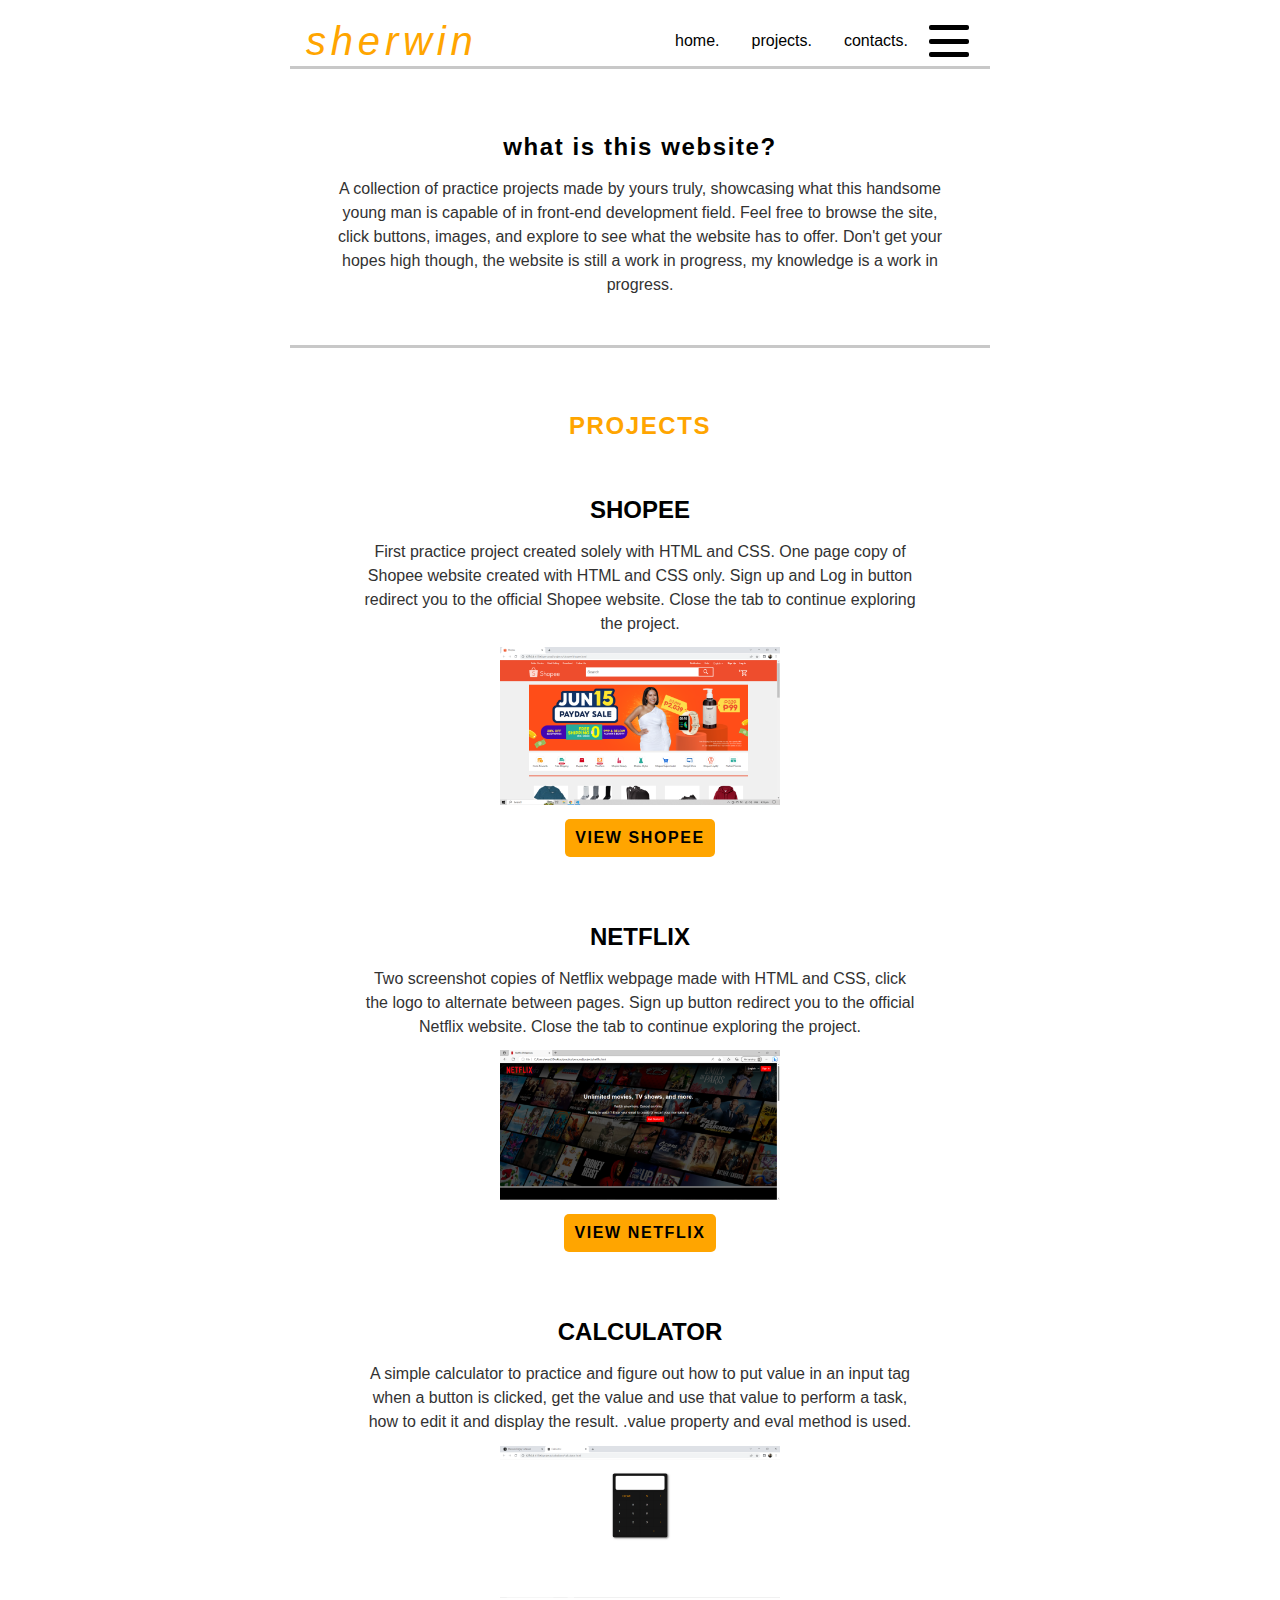
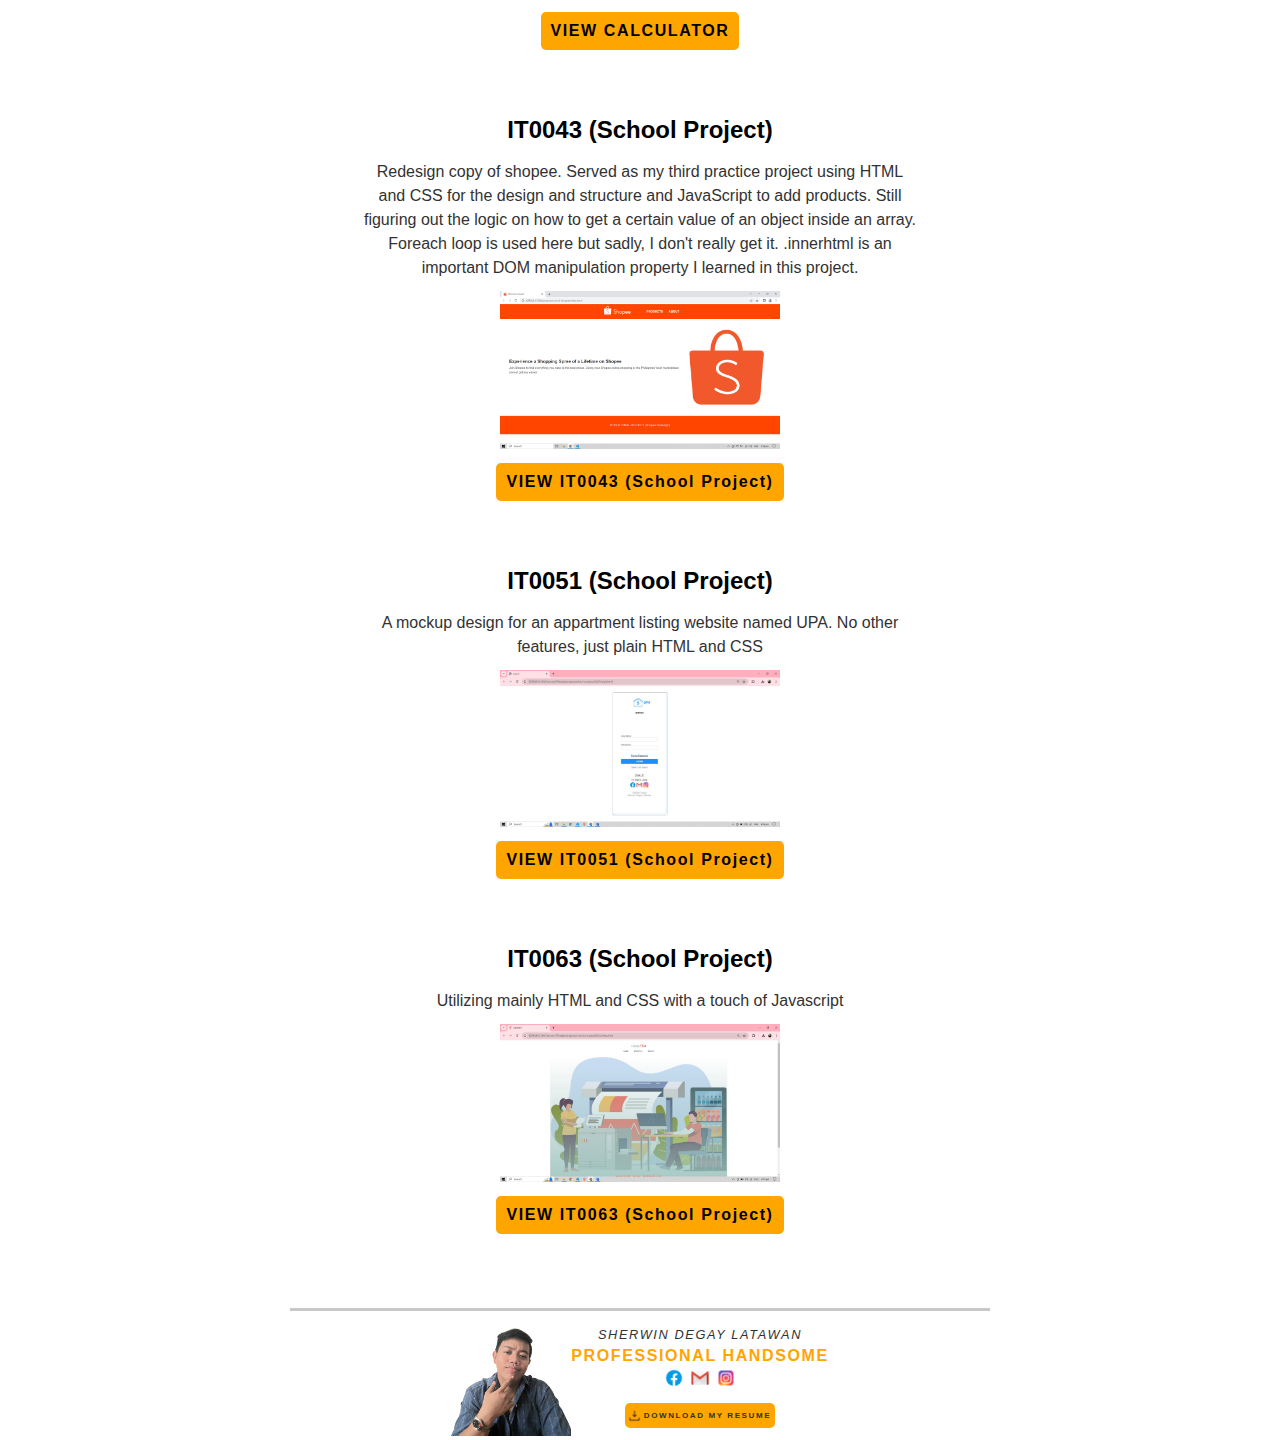
<file: index.html>
<!DOCTYPE html>
<html lang="en">
<head>
    <meta charset="UTF-8">
    <meta name="viewport" content="width=device-width, initial-scale=1.0">
    <title>Sherwin Degay Latawan</title>
    <link rel="stylesheet" href="index.css">
    <link rel="icon" href="icons/sherwin-icon.png">
</head>
<body>
    <header>
        <div class="logo-container">
            <a href="#"><h1>sherwin</h1></a>
        </div>
        <nav>
            <ul>
                <li><a href="#">home.</a></li>
                <li><a href="#projects">projects.</a></li>
                <li><a href="#footer">contacts.</a></li>
            </ul>
            <div class="nav-mobile">
                <div class="line1"></div>
                <div class="line2"></div>
                <div class="line3"></div>
            </div>
            <ul class="nav-droplist">
                <li><a href="#">home.</a></li>
                <li><a href="#projects">projects.</a></li>
                <li><a href="#footer">contacts.</a></li>
            </ul>
        </nav>
    </header>
    <main>
        <section class="display" id="home">
            <h2>what is this website?</h2>
            <p>A collection of practice projects made by yours truly, showcasing what this handsome young man is capable of in front-end development field. Feel free to browse the site, click buttons, images, and explore to see what the website has to offer. Don't get your hopes high though, the website is still a work in progress, my knowledge is a work in progress.</p>
        </section>

        <section class="display" id="projects">
            <h3>PROJECTS</h3> 
            <section class="js-projects">
                
            </section>
        </section>
    </main>
    <footer id="footer">
        <div class="profile">
            <img src="images/profile.png">
        </div>
        <div class="profile-details">
            <h1>SHERWIN DEGAY LATAWAN</h1>
            <h2>PROFESSIONAL HANDSOME</h2>
            <div class="contacts">
                <ul>
                    <li><a href="https://www.facebook.com/sdlatawan/" target="_blank">
                        <img src="icons/fb.png" alt="">
                    </a></li>
                    <li>
                        <a href="#">
                            <img src="icons/gmail.png" alt="">
                        </a>
                    </li>
                    <li>
                        <a href="https://www.instagram.com/userweyn/" target="_blank">
                            <img src="icons/ig.png" alt="">
                        </a>
                    </li>
                </ul>
            </div>
            <div class="download">
                
                <button>
                    <img class="download-icon" src="icons/download.png">
                    <p>DOWNLOAD MY RESUME</p>
                </button>
            </div>
        </div>
    </footer>

    <script src="projects.js"></script>
    <script src="index.js"></script>
</body>
</html>
</file>
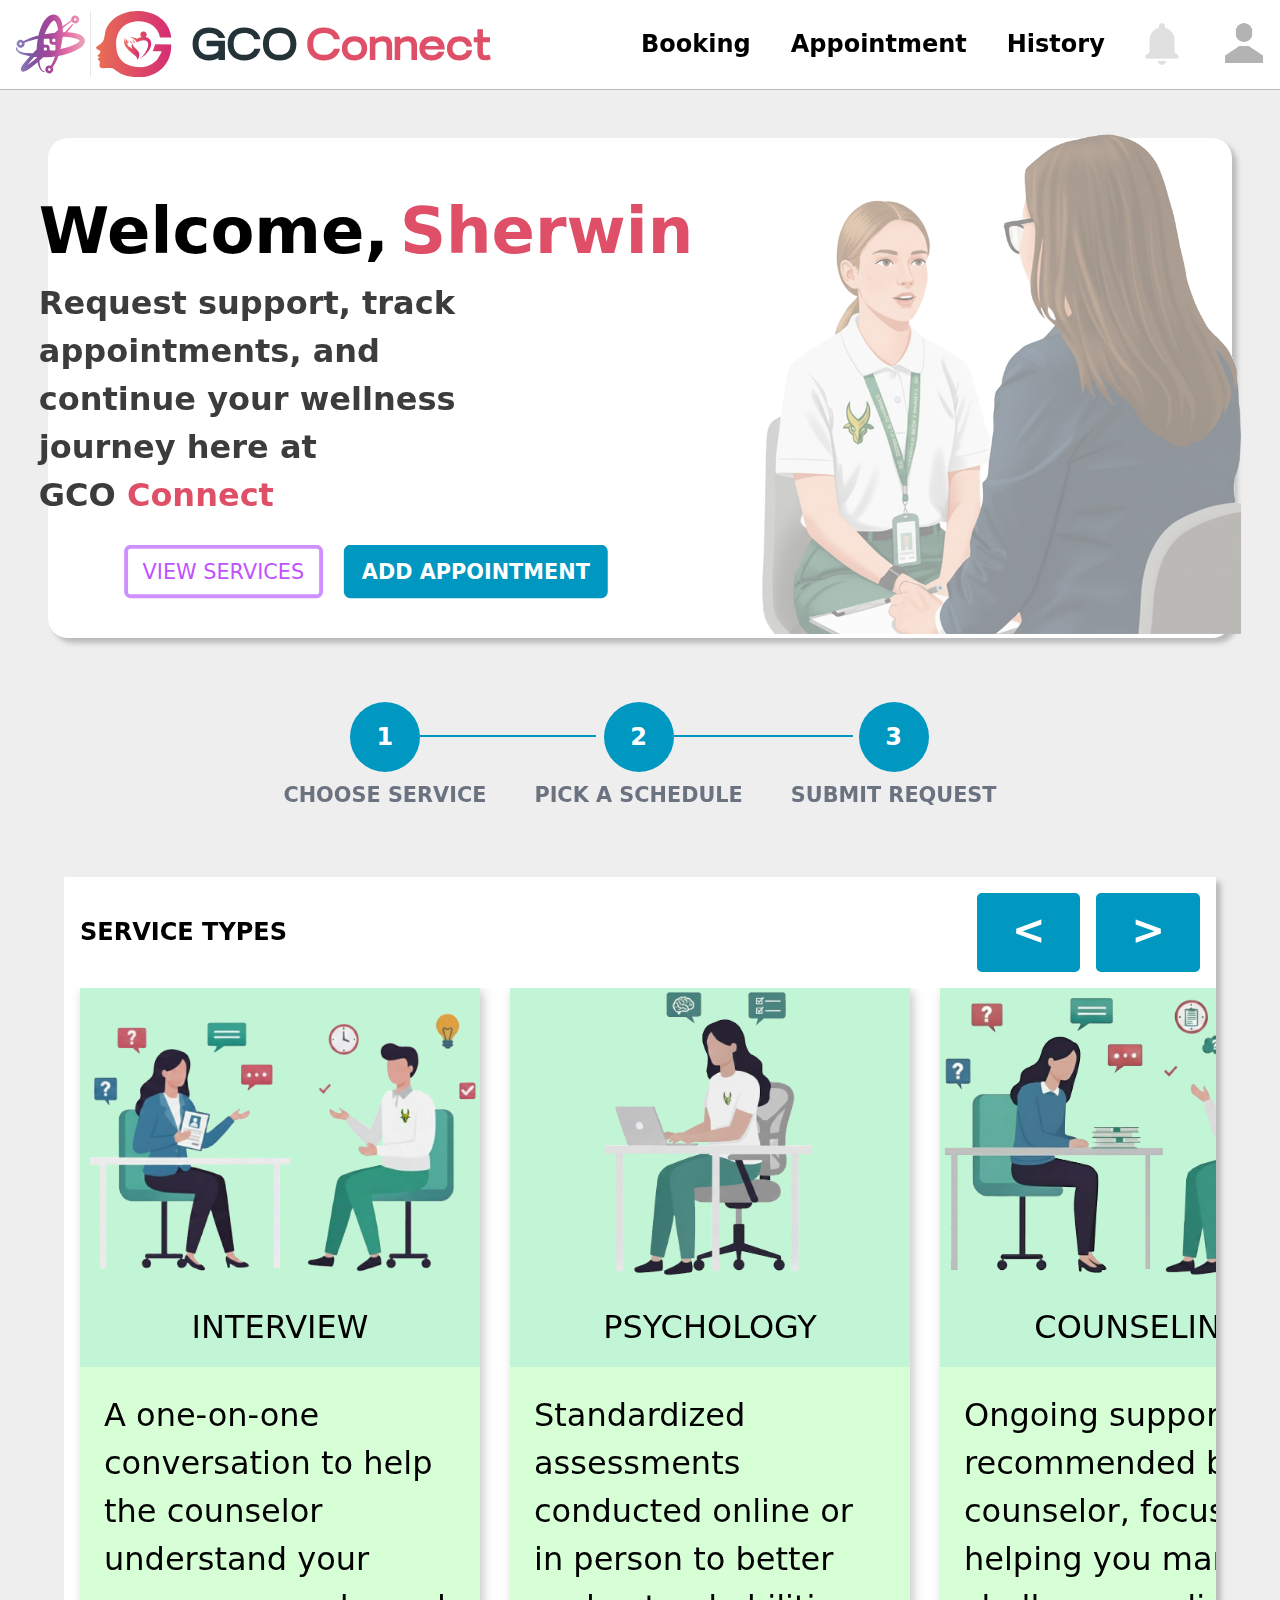
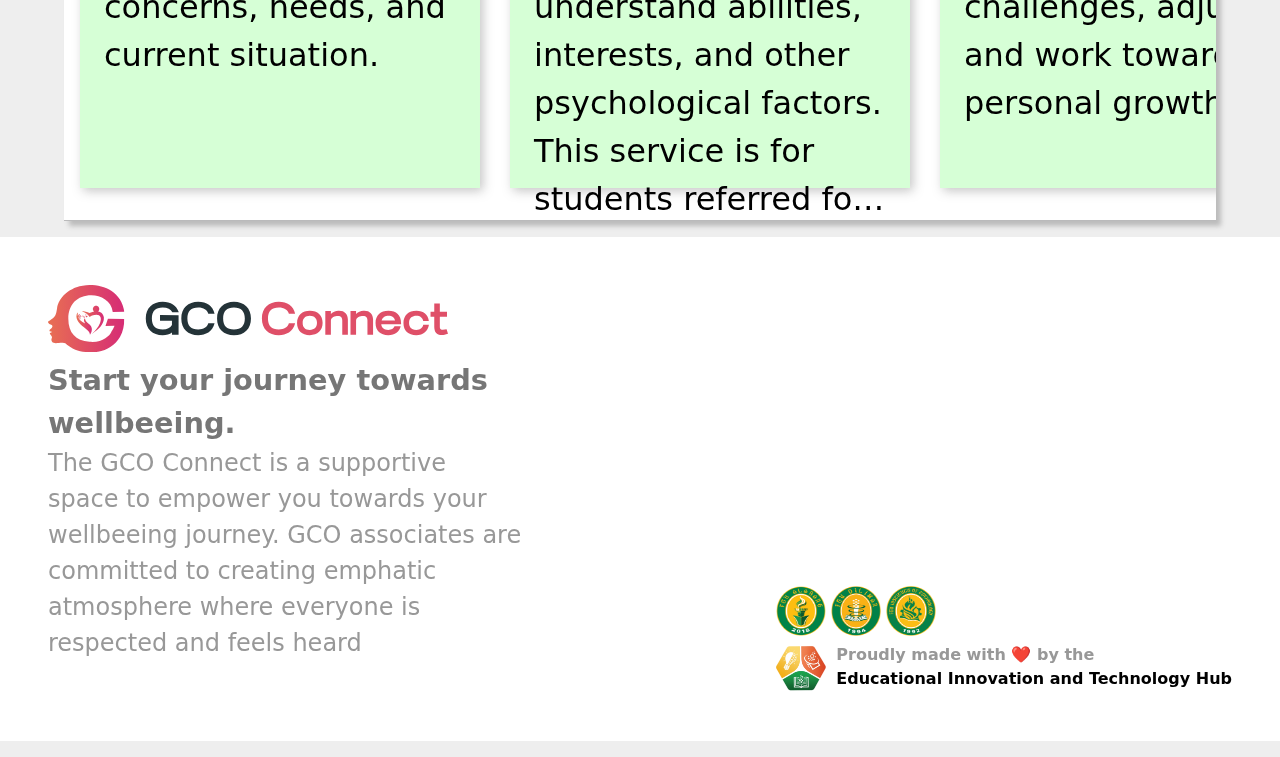
<file: projects/GCO Output/index.html>
<!DOCTYPE html>
<html lang="en">
<head>
    <meta charset="UTF-8">
    <meta name="viewport" content="width=device-width, initial-scale=1.0">
    <title>Paraverse - GCO Connect</title>
    <link rel="stylesheet" href="styles.css">
    <link rel="icon" href="img/logos/icon-paraverse.svg">
</head>
<body>
    <header>
        <div class="logo">
            <img src="img/logos/icon-paraverse.svg" alt="icon-paraverse" class="paraverse">
            <img src="img/logos/logo-gco-connect.svg" alt="logo-gco-connect" class="gco-connect">
        </div>
        <div id="hamburger">
            <div class="line"></div>
            <div class="line"></div>
            <div class="line"></div>
        </div>
        <nav id="mobile-menu">
            <ul>
                <div class="menu-profile">
                    <p>Sherwin Latawan</p>
                    <img src="img/logos/icon-user-profile.png" alt="icon-user-profile">
                </div>
                <li><a href="#">Booking</a></li>
                <li><a href="#">Appointment</a></li>
                <li><a href="#">History</a></li>
            </ul>

            
        </nav>

        <nav class="desktop-menu">
            <ul>
                <li><a href="#">Booking</a></li>
                <li><a href="#">Appointment</a></li>
                <li><a href="#">History</a></li>
            </ul>
            <div>
                <img src="img/logos/icon-notification.png" alt="icon-notification">
                <img src="img/logos/icon-user-profile.png" alt="icon-user-profile">
            </div>
        </nav>
    </header>
    <main>
        <div class="hero-container">
            <div class="hero">
                <div class="greet">
                    <h2>Welcome,</h2>
                    <h1>Sherwin</h1>
                </div>
                <div class="text">
                    <p>Request support, track appointments, and continue your wellness journey here at </p>
                    <p>GCO <span>Connect</span></p>
                </div>
                
                <div class="hero-btn">
                    <button class="view-services">VIEW SERVICES</button>
                    <button class="add-appointment">ADD APPOINTMENT</button>
                </div>
            </div>
            <div class="illustration">
                <img src="img/illustrations/hero2.png" alt="image">
            </div>
            
        </div>
        <div class="steps-container">
            <div class="step">
                <div class="circle">1</div>
                <p>CHOOSE SERVICE</p>
            </div>
            <div class="step">
                <div class="circle">2</div>
                <p>PICK A SCHEDULE</p>
            </div>
            <div class="step">
                <div class="circle">3</div>
                <p>SUBMIT REQUEST</p>
            </div>
        </div>

        <div class="card">
            <div class="section-header">
                <div>
                    <p>SERVICE TYPES</p>
                </div>
                <div class="btn-slider">
                    <button>&lt;</button>
                    <button>&gt;</button>
                </div>
            </div>
            <div class="section-card">
                <div class="card-container">
                    <div class="card-hero">
                        <img src="img/illustrations/interview.png">
                        <p>INTERVIEW</p>
                    </div>
                    <div class="card-desc">
                        <p>A one-on-one conversation to help the counselor understand your concerns, needs, and current situation.</p>
                    </div>
                </div>
                <div class="card-container">
                    <div class="card-hero">
                        <img src="img/illustrations/psychology.png">
                        <p>PSYCHOLOGY</p>
                    </div>
                    <div class="card-desc">
                        <p>Standardized assessments conducted online or in person to better understand abilities, interests, and other psychological factors. This service is for students referred for testing.</p>
                    </div>
                </div>
                <div class="card-container">
                    <div class="card-hero">
                        <img src="img/illustrations/counceling.png">
                        <p>COUNSELING</p>
                    </div>
                    <div class="card-desc">
                        <p>Ongoing support recommended by a counselor, focused on helping you manage challenges, adjust, and work toward personal growth.</p>
                    </div>
                </div>
                <div class="card-container">
                    <div class="card-hero">
                        <img src="img/illustrations/consultation.png">
                        <p>CONSULTATION</p>
                    </div>
                    <div class="card-desc">
                        <p>For general concerns, questions, or follow-ups. Counselors provide guidance, practical advice, and helpful resources to support your situation.</p>
                    </div>
                </div>
            </div>
        </div>
        
        
    </main>
    <footer>
        <div class="gco">
            <img src="img/logos/logo-gco-connect.svg">
            <h2>Start your journey towards wellbeeing.</h2>
            <p>The GCO Connect is a supportive space to empower you towards your wellbeeing journey. GCO associates are committed to creating emphatic atmosphere where everyone is respected and feels heard</p>
        </div>
        <div class="feu">
            <div>
                <img src="img/logos/FEU_Alabang_logo.png">
                <img src="img/logos/Feufernlogo.png">
                <img src="img/logos/FEU_Tech_official_seal.png">
            </div>
            <div class="edith">
                <img src="img/logos/edith-logo.png">
                <div>
                    <p>Proudly made with ❤️ by the</p>
                    <p class="edith">Educational Innovation and Technology Hub</p>
                </div>
            </div>
        </div>
    </footer>
    <script>
        const hamburger = document.getElementById('hamburger');
        const nav = document.getElementById('mobile-menu');

        hamburger.addEventListener('click', () => {
            nav.classList.toggle('active');
        });
    </script>

</body>
</html>
</file>
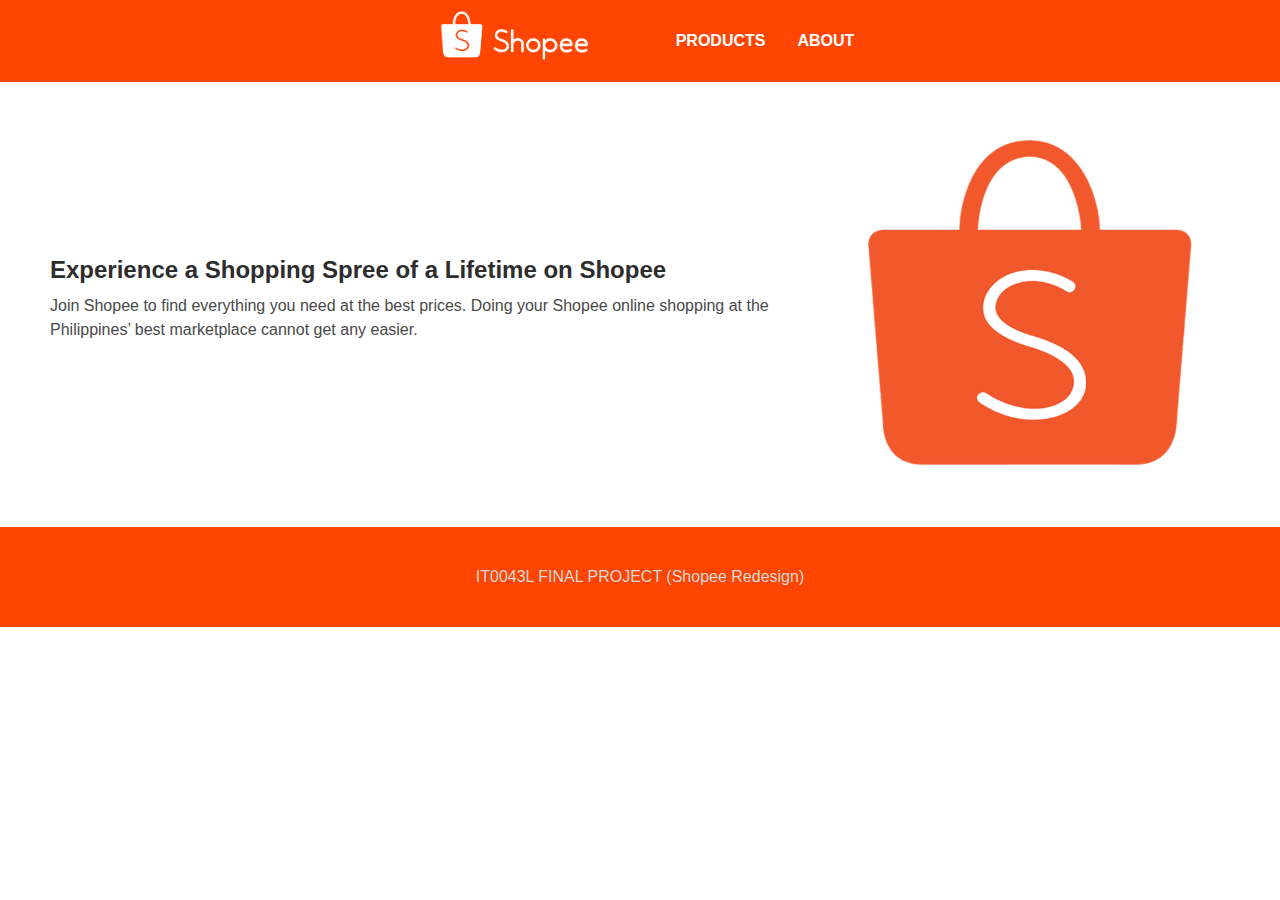
<file: projects/school-project/it0043/index.html>
<!DOCTYPE html>
<html lang="en">
<head>
    <meta charset="UTF-8">
    <meta name="viewport" content="width=device-width, initial-scale=1.0">
    <title>Sherwin Latawan</title>
    <link rel="stylesheet" href="general.css">
    <link rel="stylesheet" href="index.css">
    <link rel="icon" href="images/icons/shopee-icon.png">
</head>
<body>
    <header>
        <div class="logo-container">
            <a href="index.html">
                <img src="images/icons/shopee-logo.png">
            </a>
        </div>
        <nav>
            <a href="products.html">PRODUCTS</a>
            <a href="about.html">ABOUT</a>
        </nav>
    </header>

    <main>
        <section class="intro">
            <div class="intro-title">
                <h2>Experience a Shopping Spree of a Lifetime on Shopee</h2>
            </div>
            <div class="intro-description">
                <p>
                    Join Shopee to find everything you need at the best prices. Doing your Shopee online shopping at the Philippines’ best marketplace cannot get any easier.
                </p>
            </div>
        </section>
        <section class="intro-image">
            <img src="images/icons/shopee-icon.png">
        </section>
    </main>
    <footer>
        <p>IT0043L FINAL PROJECT (Shopee Redesign)</p>
    </footer>
    <script src="products.js"></script>
    <script src="index.js"></script>
</body>
</html>
</file>
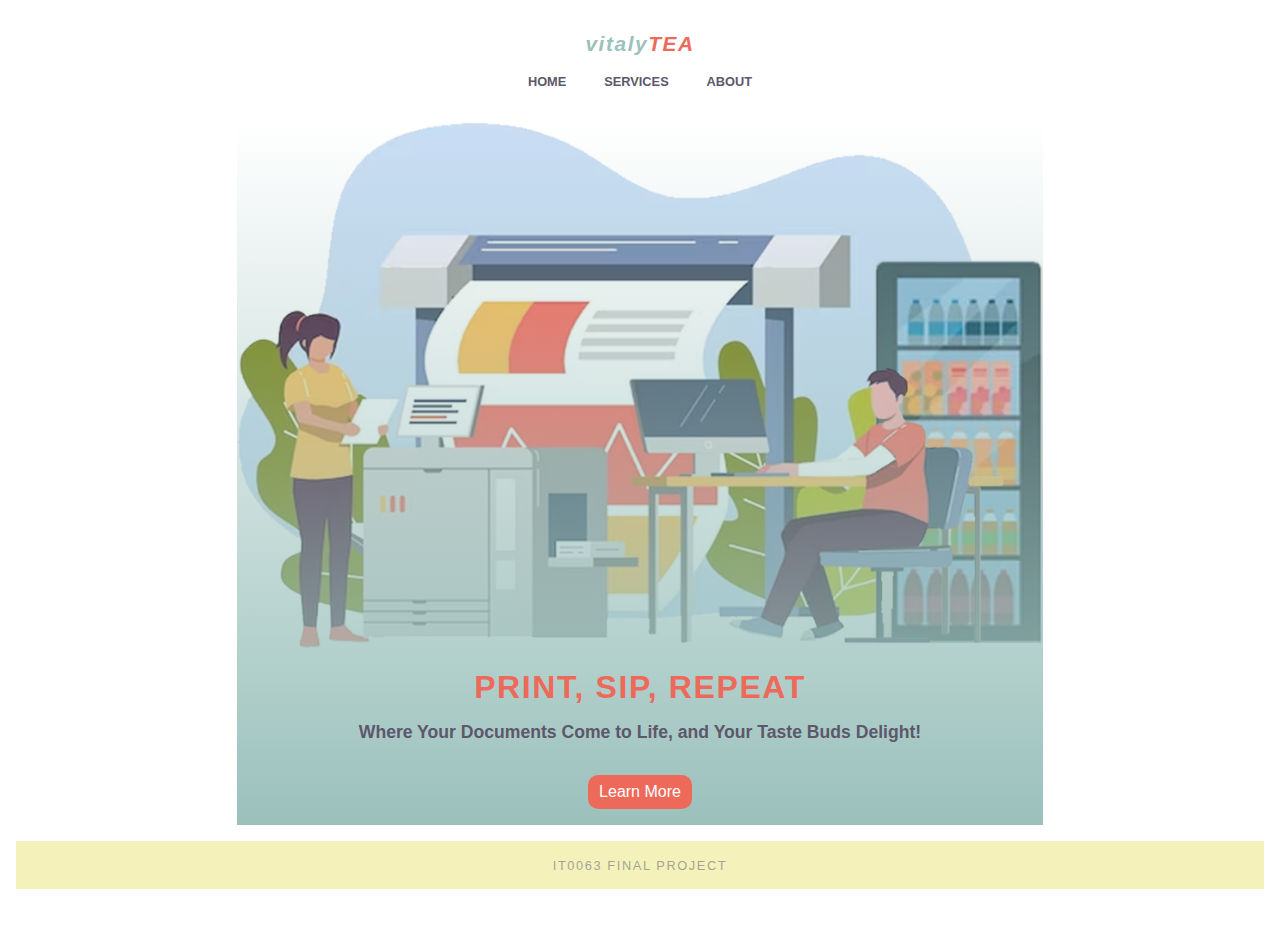
<file: projects/school-project/it0063/index.html>
<!DOCTYPE html>
<html lang="en">
<head>
    <meta charset="UTF-8">
    <meta name="viewport" content="width=device-width, initial-scale=1.0">
    <title>VitaliTEA</title>
    <link rel="stylesheet" href="css/general.css">
    <link rel="stylesheet" href="css/header.css">
    <link rel="stylesheet" href="css/footer.css">
    <link rel="stylesheet" href="css/index.css">
    <link rel="icon" href="img/icons/v.png">
</head>
<body>
    <header>
        <nav>
            <section class="left-nav">
                <a>
                    <h1 class="vitaly">vitaly</h1>
                    <h1 class="tea">TEA</h1>
                </a>
                
            </section>
            <section class="right-nav">
                <ul>
                    <li><a>HOME</a></li>
                    <li><a href="services.html">SERVICES</a></li>
                    <li><a href="home.html">ABOUT</a></li>
                </ul>
            </section>
        </nav>
    </header>
    
    <main>
        <section class="greeting">
            <div class="overlay"></div>
            <div class="img-container">
                <img src="img/home.png">
            </div>
            <div class="slogan-container">
                <h2>PRINT, SIP, REPEAT</h2>
                <h3>Where Your Documents Come to Life, and Your Taste Buds Delight!</h3>
            </div>
            <div class="btn-container">
                <a href="home.html">Learn More</a>
            </div>
        </section>
    </main>
    
    <iframe src="footer.html" frameborder="0" width="100%" height="100"></iframe>
</body>
</html>
</file>
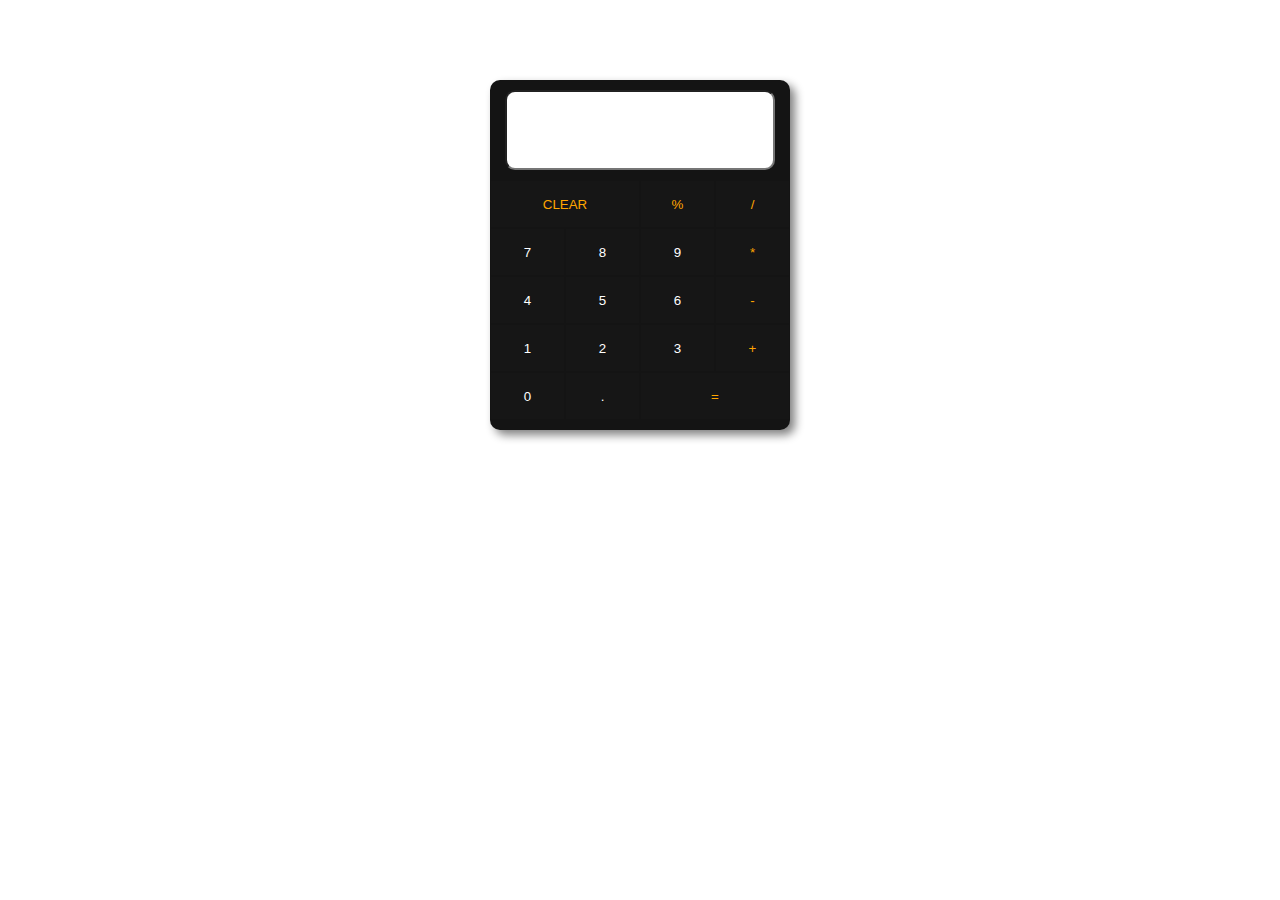
<file: projects/calculator/calculator.html>
<!DOCTYPE html>
<html lang="en">
<head>
    <meta charset="UTF-8">
    <meta http-equiv="X-UA-Compatible" content="IE=edge">
    <meta name="viewport" content="width=device-width, initial-scale=1.0">
    <title>Calculator</title>
    <link rel="stylesheet" href="calculator.css">
    <link rel="icon" href="icons/calculator.png">
</head>
<body>
    <section class="device">
        <section class="screen-container">
            <input type="text" id="screen">
        </section>
        <section class="buttons">
            <button class="operation span-two" onclick="clearScreen();">CLEAR</button>
            <button class="operation" onclick="getValue('%');">%</button>
            <button class="operation" onclick="getValue('/');">/</button>

            <button onclick="getValue(7);">7</button>
            <button onclick="getValue(8);">8</button>
            <button onclick="getValue(9);">9</button>
            <button class="operation" onclick="getValue('*');">*</button>

            <button onclick="getValue(4);">4</button>
            <button onclick="getValue(5);">5</button>
            <button onclick="getValue(6);">6</button>
            <button class="operation" onclick="getValue('-');">-</button>

            <button onclick="getValue(1);">1</button>
            <button onclick="getValue(2);">2</button>
            <button onclick="getValue(3);">3</button>
            <button class="operation" onclick="getValue('+');">+</button>

            <button onclick="getValue(0);">0</button>
            <button onclick="getValue('.');">.</button>
            <button class="operation span-two" onclick="calculate();">=</button>
        </section>
    </section>
    <script src="calculator.js"></script>
</body>

</html>
</file>
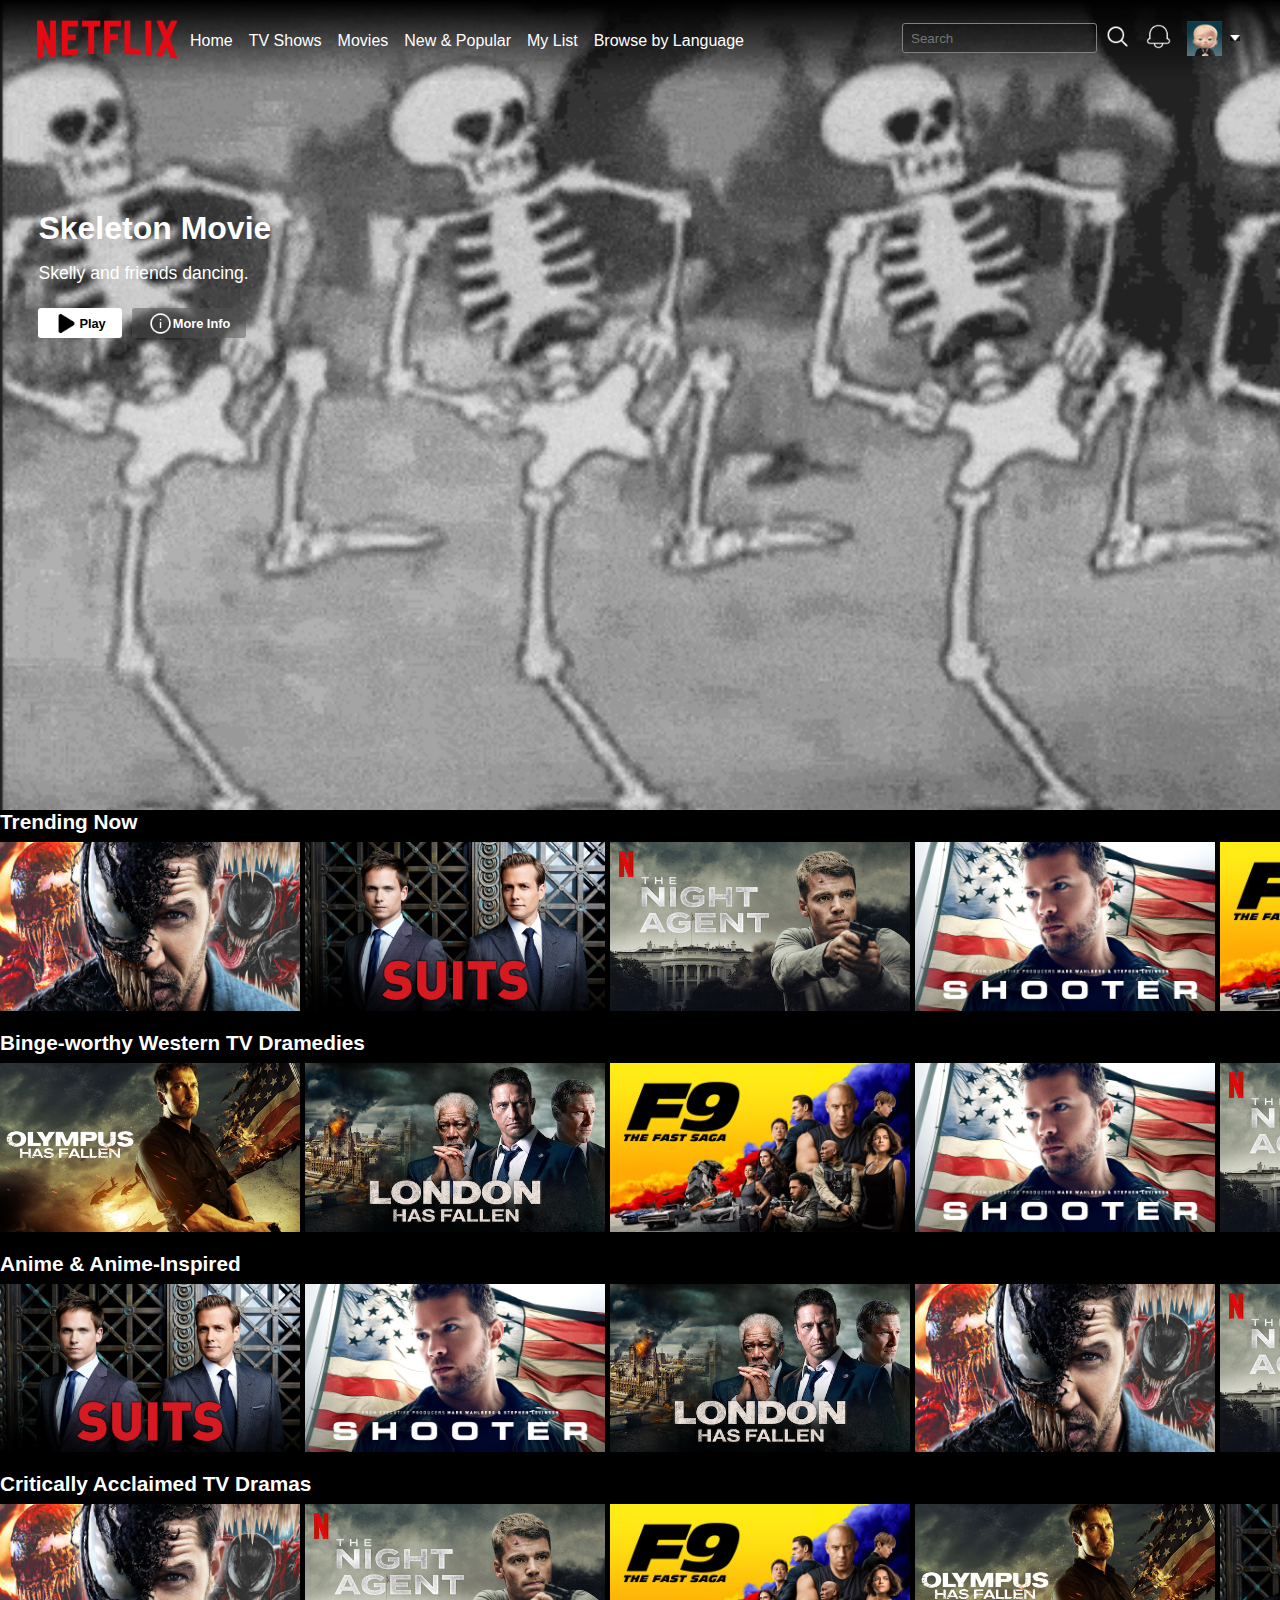
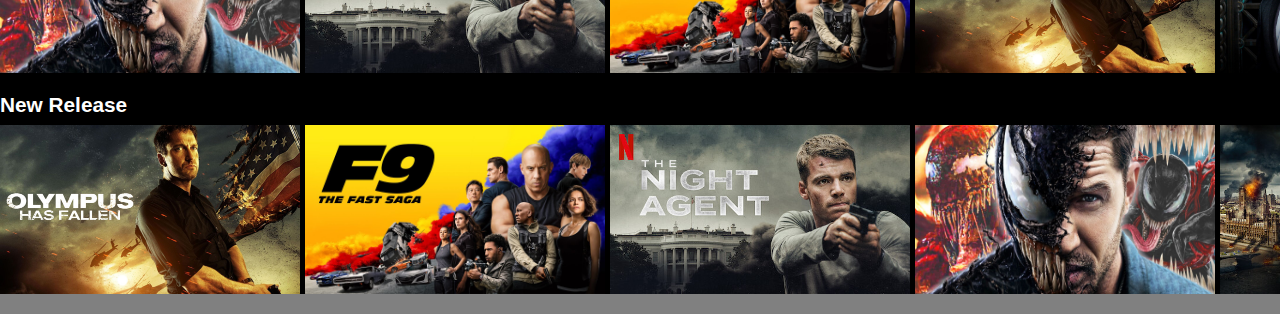
<file: projects/netflix/home.html>
<!DOCTYPE html>
<html lang="en">
<head>
    <meta charset="UTF-8">
    <meta http-equiv="X-UA-Compatible" content="IE=edge">
    <meta name="viewport" content="width=device-width, initial-scale=1.0">
    <title>Home - Netflix</title>
    <link rel="icon" href="icons/netflix-icon.png">
    <link rel="stylesheet" href="netflix.css">
</head>
<body>
    <header class="header-home">
        <section class="heading home-nav">
            <section class="left-side">
                <a href="netflix.html"><img src="images/netflix-logo.png" class="logo"></a>
                <nav>
                    <ul>
                        <li><a href="#">Home</a></li>
                        <li><a href="#">TV Shows</a></li>
                        <li><a href="#">Movies</a></li>
                        <li><a href="#">New & Popular</a></li>
                        <li><a href="#">My List</a></li>
                        <li><a href="#">Browse by Language</a></li>
                    </ul>
                </nav> 
            </section>
            <section class="right-side">
                <ul>
                    <input type="text" placeholder="Search">
                    <li><a href="#"><img src="icons/search.png" class="icon"></a></li>
                    <li><a href="#"><img src="icons/notification.png" class="icon"></a></li>
                    <li><a class="account" href="netflix.html"><img src="images/p1.png" class="icon profile">
                        <img src="icons/down.png" class="icon drop">
                    </a></li>
                </ul>
            </section>
        </section>
        <section class="movie-banner">
            <section class="movie-banner-info">
                <h2>Skeleton Movie</h2>
                <p>Skelly and friends dancing.</p>
            </section>
            <section class="movie-banner-btn">
                <button class="btn-play"><img src="icons/play.png" class="icon"> Play</button>
                <button class="btn-info"><img src="icons/info.png" class="icon"> More Info</button>
            </section>
        </section>
    </header>
    <main>
        <section class="movie-display">
            <h3>Trending Now</h3>
            <section class="movies">
                <img src="images/movie1.jpg" class="movie">
                <img src="images/movie2.jpg" class="movie">
                <img src="images/movie3.jpg" class="movie">
                <img src="images/movie4.jpg" class="movie">
                <img src="images/movie5.jpg" class="movie">
                <img src="images/movie6.jpg" class="movie">
                <img src="images/movie7.jpg" class="movie">
            </section>
        </section>
        <section class="movie-display">
            <h3>Binge-worthy Western TV Dramedies</h3>
            <section class="movies">
                <img src="images/movie7.jpg" class="movie">
                <img src="images/movie6.jpg" class="movie">
                <img src="images/movie5.jpg" class="movie">
                <img src="images/movie4.jpg" class="movie">
                <img src="images/movie3.jpg" class="movie">
                <img src="images/movie2.jpg" class="movie">
                <img src="images/movie1.jpg" class="movie">
            </section>
        </section>
        <section class="movie-display">
            <h3>Anime & Anime-Inspired</h3>
            <section class="movies">
                <img src="images/movie2.jpg" class="movie">
                <img src="images/movie4.jpg" class="movie">
                <img src="images/movie6.jpg" class="movie">
                <img src="images/movie1.jpg" class="movie">
                <img src="images/movie3.jpg" class="movie">
                <img src="images/movie5.jpg" class="movie">
                <img src="images/movie7.jpg" class="movie">
            </section>
        </section>
        <section class="movie-display">
            <h3>Critically Acclaimed TV Dramas</h3>
            <section class="movies">
                <img src="images/movie1.jpg" class="movie">
                <img src="images/movie3.jpg" class="movie">
                <img src="images/movie5.jpg" class="movie">
                <img src="images/movie7.jpg" class="movie">
                <img src="images/movie2.jpg" class="movie">
                <img src="images/movie4.jpg" class="movie">
                <img src="images/movie6.jpg" class="movie">
            </section>
        </section>
        <section class="movie-display">
            <h3>New Release</h3>
            <section class="movies">
                <img src="images/movie7.jpg" class="movie">
                <img src="images/movie5.jpg" class="movie">
                <img src="images/movie3.jpg" class="movie">
                <img src="images/movie1.jpg" class="movie">
                <img src="images/movie6.jpg" class="movie">
                <img src="images/movie4.jpg" class="movie">
                <img src="images/movie2.jpg" class="movie">
            </section>
        </section>
    </main>
    <footer>

    </footer>
</body>
</html>
</file>
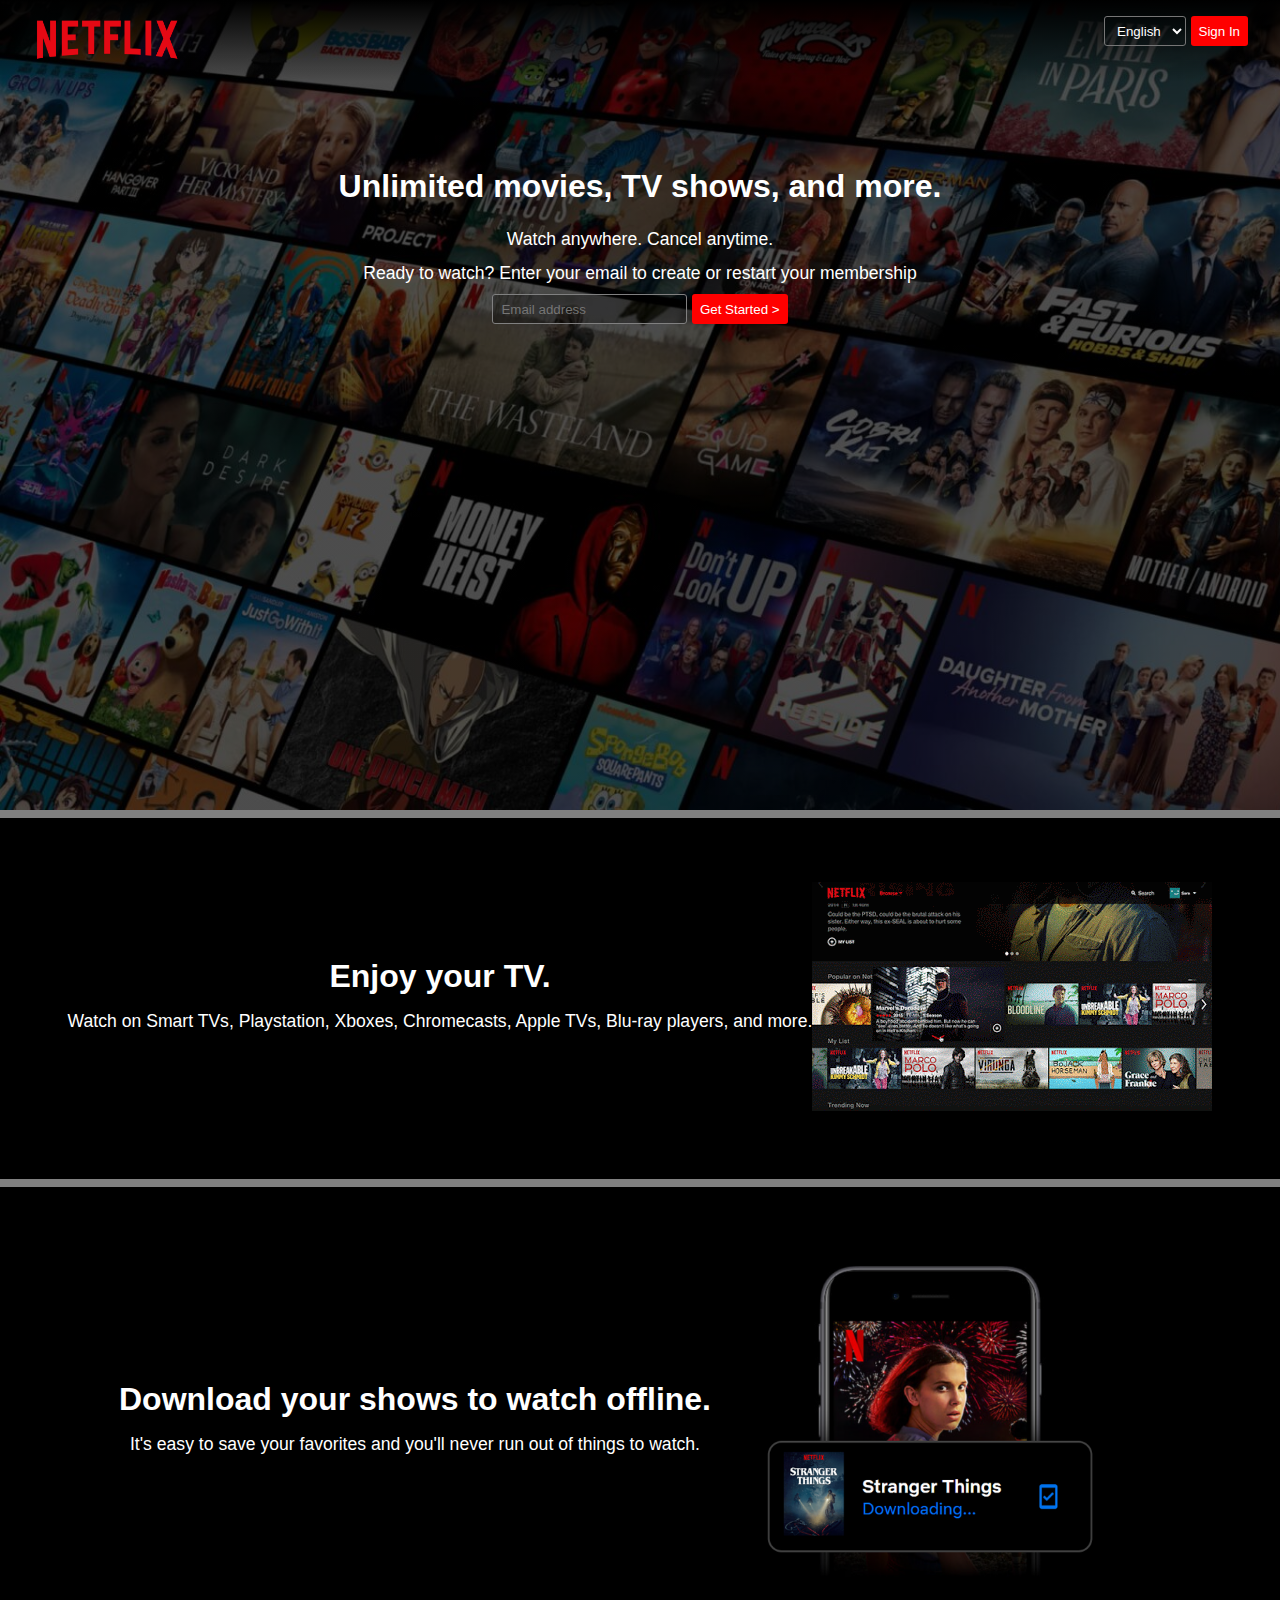
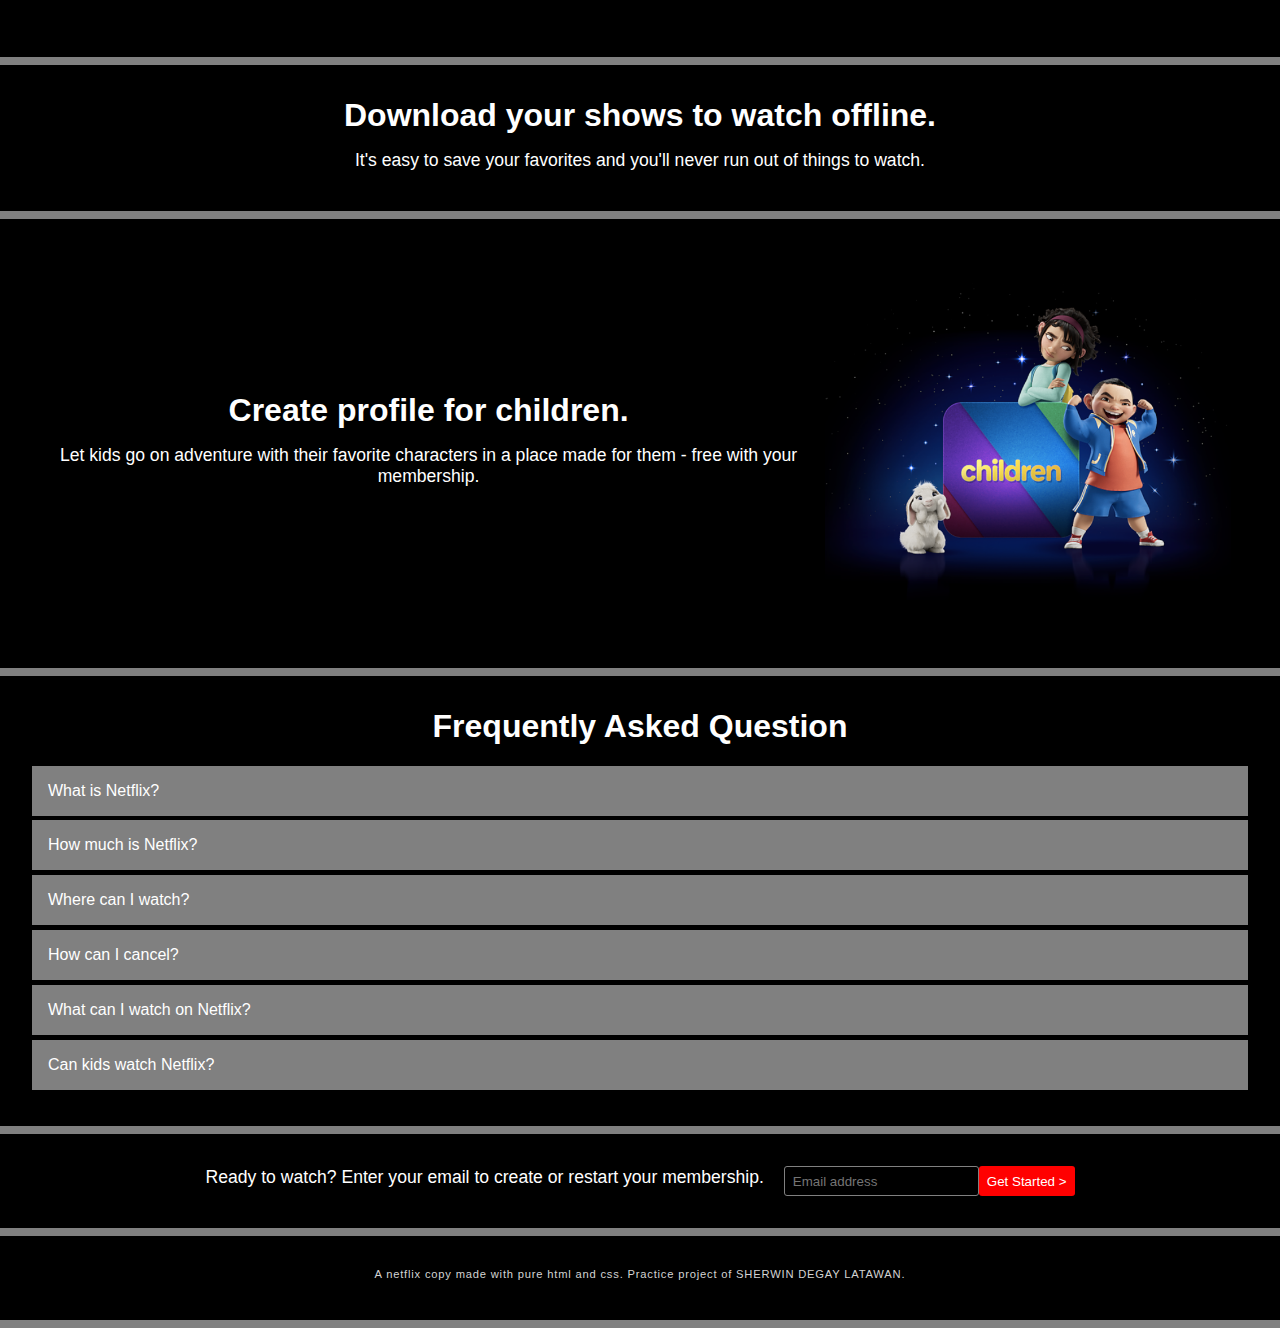
<file: projects/netflix/netflix.html>
<!DOCTYPE html>
<html lang="en">
<head>
    <meta charset="UTF-8">
    <meta http-equiv="X-UA-Compatible" content="IE=edge">
    <meta name="viewport" content="width=device-width, initial-scale=1.0">
    <title>Netflix</title>
    <link rel="icon" href="icons/netflix-icon.png">
    <link rel="stylesheet" href="netflix.css">
</head>
<body>
    <header>
        <section class="heading">
            <section class="left">
                <a href="home.html"><img src="images/netflix-logo.png" class="logo"></a>
            </section>
            
            <section class="right">
                <select>
                    <option value="">English</option>
                    <option value="">Filipino</option>
                </select>
                <a class="btn" href="https://www.netflix.com/ph-en/login" target="_blank"><button>Sign In</button></a>
            </section>
        </section>
        <section class="header-banner">
            <section class="banner-up">
                <h2>Unlimited movies, TV shows, and more.</h2>
                <p>Watch anywhere. Cancel anytime.</p>
                <p>Ready to watch? Enter your email to create or restart your membership</p>
            </section>
            <section class="banner-down">
                <input type="email" placeholder="Email address">
                <a class="btn" href="home.html"><button>Get Started ></button></a>
            </section>
        </section>  
    </header>
    <main class="main-home">
        <section class="feature">
            <section class="section-up">
                <h2>Enjoy your TV.</h2>
                <p>Watch on Smart TVs, Playstation, Xboxes, Chromecasts, Apple TVs, Blu-ray players, and more.</p>
            </section>
            <section class="section-down">
                <img src="images/feature1.gif">
            </section>
        </section>
        <section class="feature">
            <section class="section-up">
                <h2>Download your shows to watch offline.</h2>
                <p>It's easy to save your favorites and you'll never run out of things to watch.</p>
            </section>
            <section class="section-down">
                <img src="images/feature2.png">
            </section>
        </section>
        <section class="feature">
            <section class="section-up">
                <h2>Download your shows to watch offline.</h2>
                <p>It's easy to save your favorites and you'll never run out of things to watch.</p>
            </section>
        </section>
        <section class="feature">
            <section class="section-up">
                <h2>Create profile for children.</h2>
                <p>Let kids go on adventure with their favorite characters in a place made for them - free with your membership.</p>
            </section>
            <section class="section-down">
                <img src="images/feature3.png">
            </section>
        </section>
        <section class="feature faq">
            <h2>Frequently Asked Question</h2>
            <ul>
                <li>What is Netflix?
                    <p>Netflix is ​​a streaming service with a wide selection of award-winning TV shows, movies, anime, documentaries, and more on thousands of internet-connected devices.</p>
                    <p>You can watch without getting bored, anytime without any commercials—all for one low monthly fee. There's always something new to discover and there are new TV shows and movies every week!
                    </p>
                </li>
                <li>How much is Netflix?
                    <p>Watch Netflix on your smartphone, tablet, Smart TV, laptop, or streaming device, all for a fixed monthly fee. Plans cost ₱149 to ₱549 per month. No extra costs, no contract.</p>
                </li>
                <li>Where can I watch?
                    <p>Watch anywhere, anytime. Sign in with your Netflix account to watch instantly on the web at netflix.com on your personal computer or on any internet-connected device with the Netflix app, including smart TVs, smartphones, tablets, streaming media players, and game console.</p>
                    <p>You can also download your favorite shows on the iOS, Android, or Windows 10 app. Use downloads to watch while you're on the go and without an internet connection. Take Netflix anywhere.
                    </p>
                </li>
                <li>How can I cancel?
                    <p>Netflix is ​​flexible. No irritating contract and no commitment. You can easily cancel your account online in just two clicks. No cancellation fees – start or stop your account anytime.</p>
                </li>
                <li>What can I watch on Netflix?
                    <p>Netflix has a huge library of feature films, documentaries, TV shows, anime, award-winning originals from Netflix, and much more. Watch without getting bored, anytime.</p>
                </li>
                <li>Can kids watch Netflix?
                    <p>Netflix Kids experience comes with your membership to give parents control while kids enjoy family-friendly TV shows and movies in their own space.</p>
                    <p>Kids' profiles have PIN-protected parental controls that allow you to restrict the maturity rating of content kids can watch and block specific titles you don't want kids to see.</p>
                </li>
            </ul>
        </section>
        <section class="feature">
            <p>Ready to watch? Enter your email to create or restart your membership.</p>
            <input type="email" placeholder="Email address">
                <a class="btn" href="home.html"><button>Get Started ></Inp></button></a>
        </section>
    </main>
    <footer>
        <section class="feature">
            <p>A netflix copy made with pure html and css. Practice project of SHERWIN DEGAY LATAWAN.</p>
        </section>
        </footer>
</body>
</html>
</file>
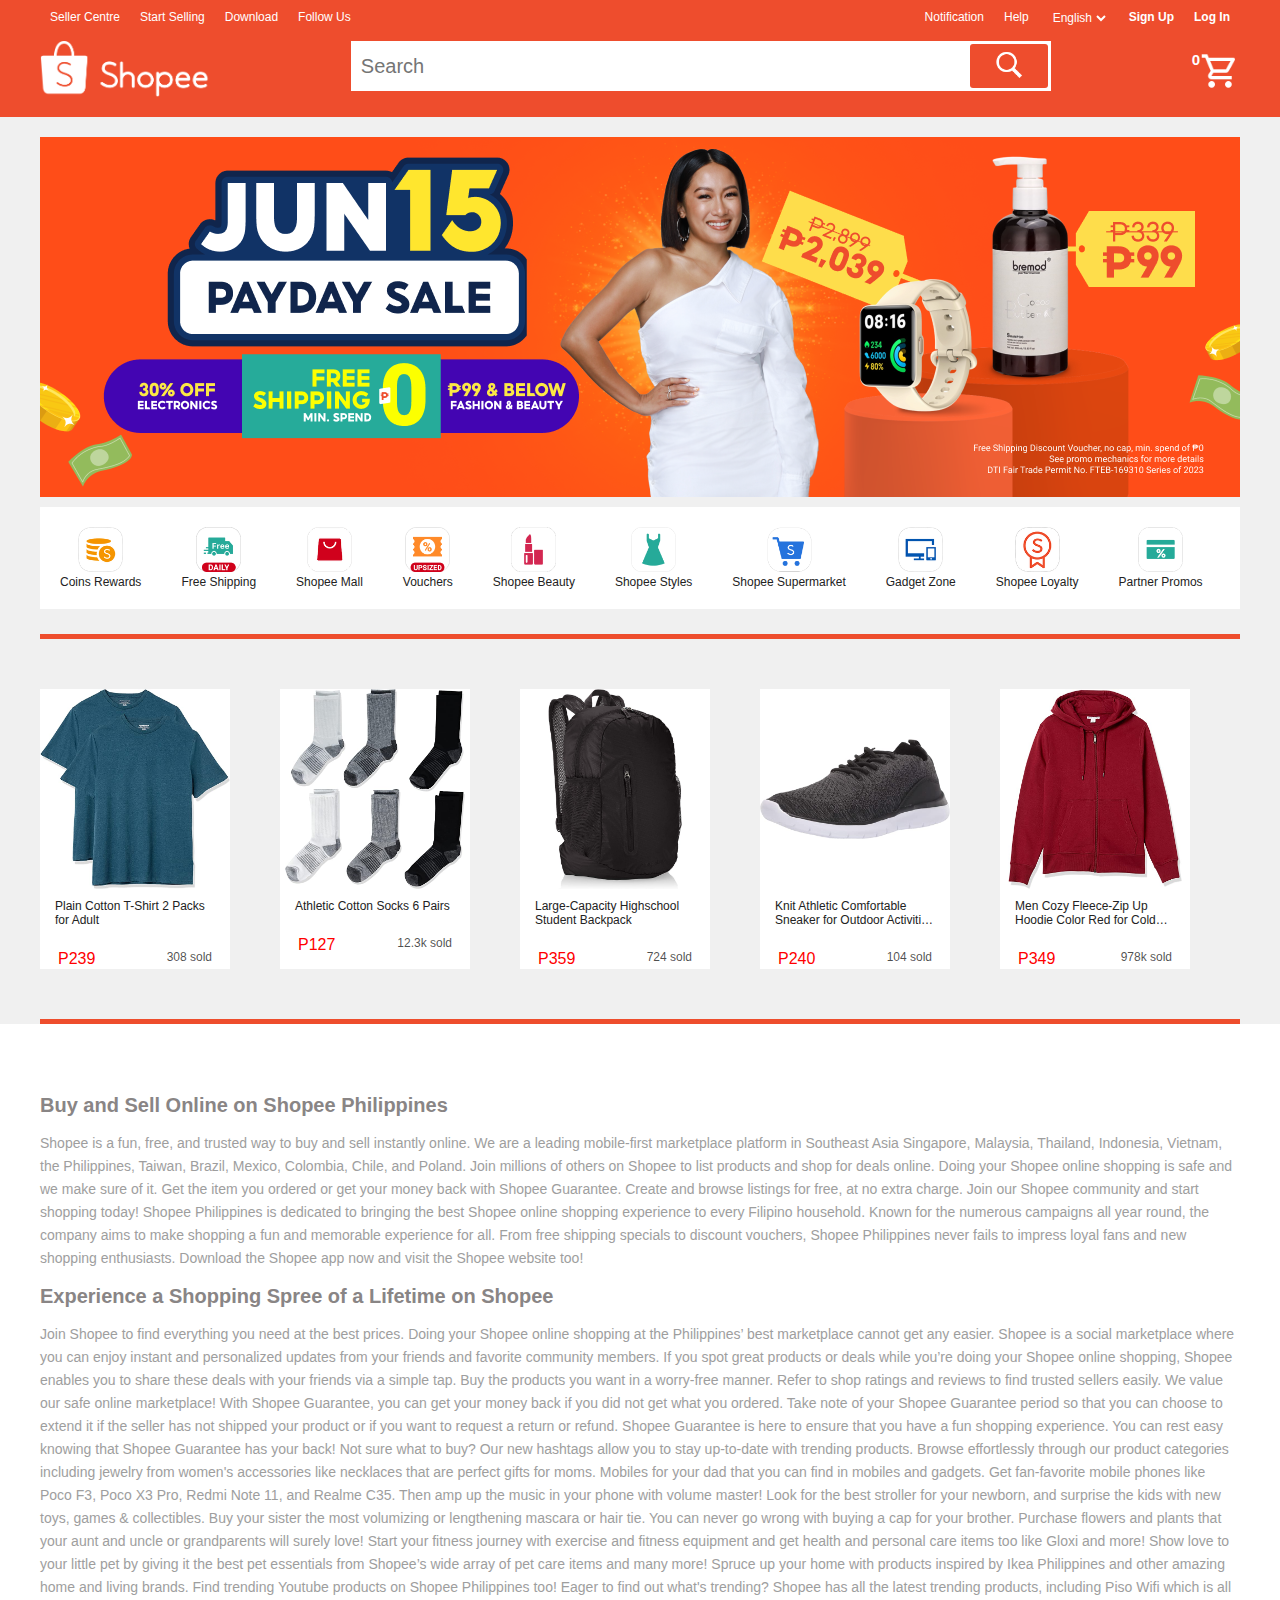
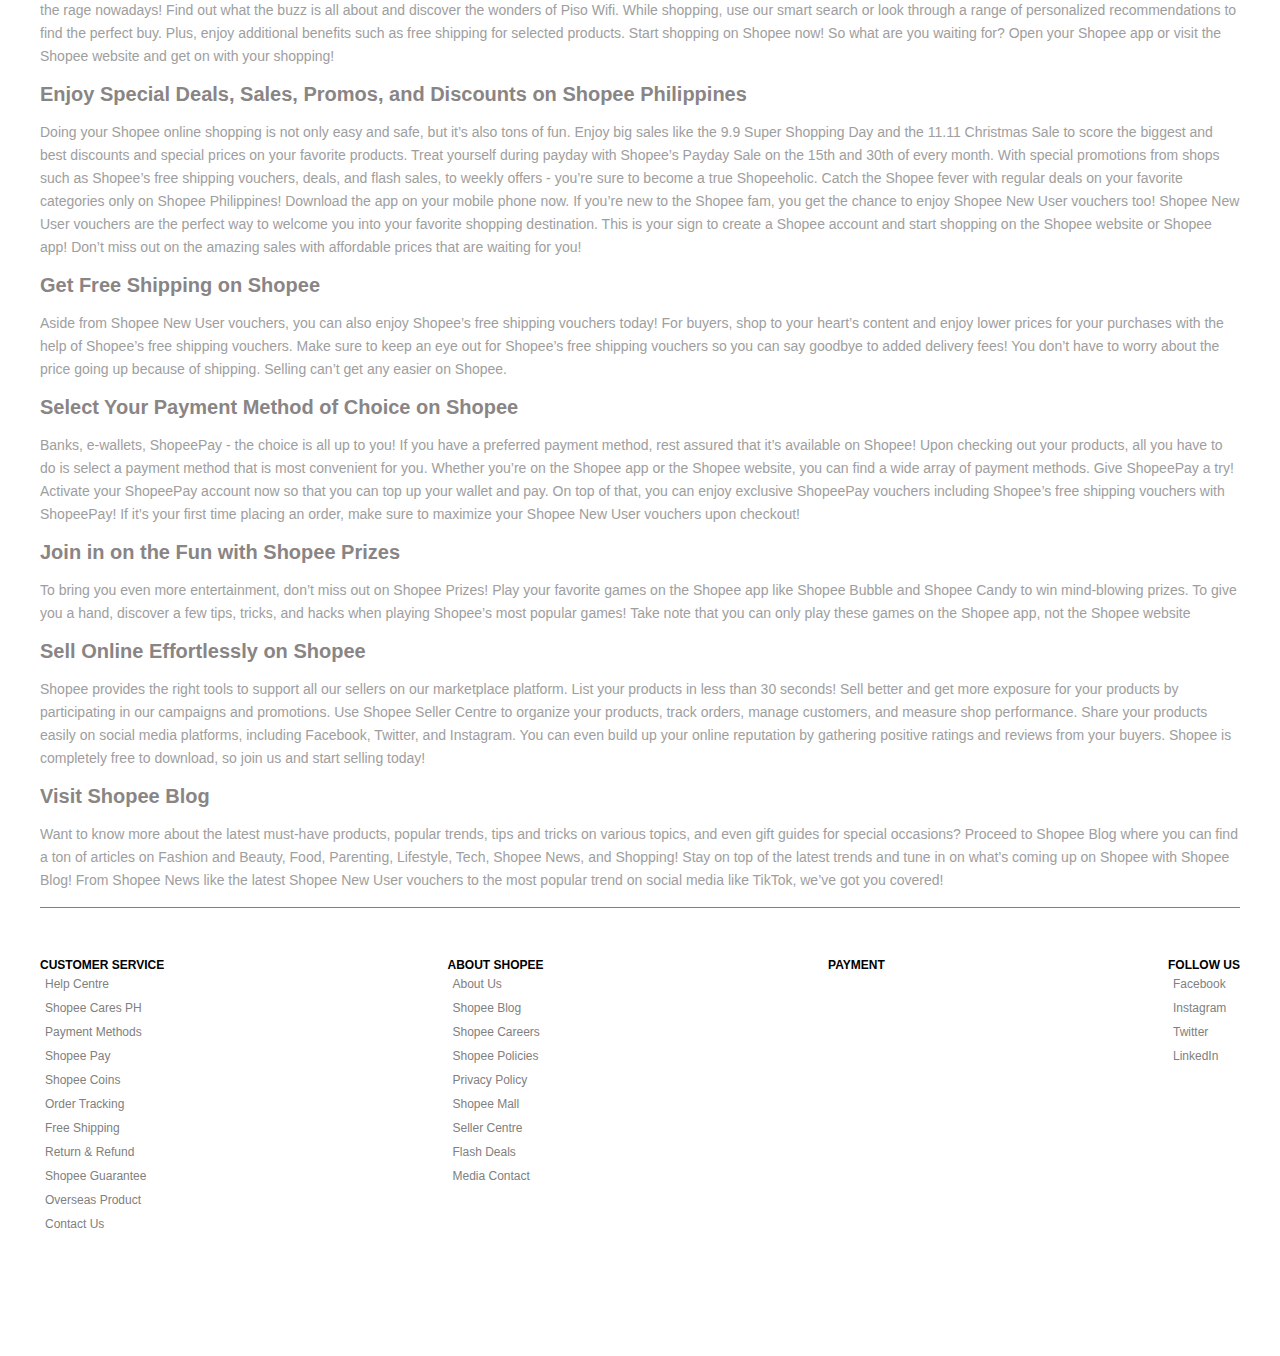
<file: projects/shopee/shopee.html>
<!DOCTYPE html>
<html lang="en">
<head>
    <meta charset="UTF-8">
    <meta name="viewport" content="width=device-width, initial-scale=1.0">
    <title>Shopee</title>
    <link rel="stylesheet" href="shopee.css">
    <link rel="icon" href="img/icons/shopee-icon.png">
</head>
<body>
    <header>
            <section class="header-top">
                <div class="header-top-left">
                    <ul>
                        <li><a href="#">Seller Centre</a></li>
                        <li><a href="#">Start Selling</a></li>
                        <li><a href="#">Download</a></li>
                        <li><a href="#">Follow Us</a></li>
                    </ul>
                </div>
                <div class="header-top-right">
                    <ul>
                        <li><a href="#">Notification</a></li>
                        <li><a href="#">Help</a></li>
                        <li>
                            <select>
                                <option>English</option>
                                <option>Filipino</option>
                            </select></li>
                        <li><a class="nav-bold" href="https://shopee.ph/buyer/signup?is_from_login=true&next=https%3A%2F%2Fshopee.ph%2F%3Fis_from_login%3Dtrue" target="_blank">Sign Up</a></li>
                        <li><a class="nav-bold" href="https://shopee.ph/buyer/login?next=https%3A%2F%2Fshopee.ph%2F%3Fis_from_login%3Dtrue" target="_blank">Log In</a></li>
                    </ul>
                </div>
            </section>
            <section class="header-bottom">
                <div class="header-bottom-left">
                    <a href="#"><img src="img/shopee-logo.png"></a>
                </div>
                <div class="header-bottom-mid">
                    <div class="search">
                        <input type="text" placeholder="Search">
                        <button class="search-icon">
                            <img src="img/icons/search-icon.png">
                        </button>
                    </div>
                </div>
                <div class="header-bottom-right">
                    <a class="cart" href="#">
                        <p>0</p>
                        <img src="img/icons/cart-icon.png">
                    </a>
                </div>
            </section>
        </header>

        <main>
            <section class="banner-container">
                <section class="banner-top">
                    <div class="promo-container">
                        <a href="#">
                            <img src="img/shopee-banner1.png">
                        </a>
                    </div>
                </section>
                <section class="banner-bottom">
                    <ul>
                        <li><a href="#">
                            <img src="img/icons/home-coins-icon.png">
                            <p>Coins Rewards</p>
                        </a></li>
                        <li><a href="#">
                            <img src="img/icons/home-delivery-icon.png">
                            <p>Free Shipping</p>
                        </a></li>
                        <li><a href="#">
                            <img src="img/icons/home-mall-icon.png">
                            <p>Shopee Mall</p>
                        </a></li>
                        <li><a href="#">
                            <img src="img/icons/home-vouchers-icon.png">
                            <p>Vouchers</p>
                        </a></li>
                        <li><a href="#">
                            <img src="img/icons/home-beauty-icon.png">
                            <p>Shopee Beauty</p>
                        </a></li>
                        <li><a href="#">
                            <img src="img/icons/home-styles-icon.png">
                            <p>Shopee Styles</p>
                        </a></li>
                        <li><a href="#">
                            <img src="img/icons/home-supermarket-icon.png">
                            <p>Shopee Supermarket</p>
                        </a></li>
                        <li><a href="#">
                            <img src="img/icons/home-gadget-icon.png">
                            <p>Gadget Zone</p>
                        </a></li>
                        <li><a href="#">
                            <img src="img/icons/home-loyalty-icon.png">
                            <p>Shopee Loyalty</p>
                        </a></li>
                        <li><a href="#">
                            <img src="img/icons/home-partners-icon.png">
                            <p>Partner Promos</p>
                        </a></li>
                    </ul>
                </section>
        </section>
        

        <section class="display-products-grid">
            <div class="product-container">
                <a class="product" href="#">
                    <div class="picture-container">
                        <img class="picture" src="img/products/adults-plain-cotton-tshirt-2-pack-teal.jpg">
                    </div>
                    <div class="name-container">
                        <p class="name">Plain Cotton T-Shirt 2 Packs for Adult</p>
                    </div>
                    <div class="promotion-container">

                    </div>
                    <div class="numbers-container">
                        <p class="price">P239</p>
                        <p class="sold">308 sold</p>
                    </div>
                </a>
            </div>

            <div class="product-container">
                <a class="product" href="#">
                    <div class="picture-container">
                        <img class="picture" src="img/products/athletic-cotton-socks-6-pairs.jpg">
                    </div>
                    <div class="name-container">
                        <p class="name">Athletic Cotton Socks 6 Pairs</p>
                    </div>
                    <div class="promotion-container">

                    </div>
                    <div class="numbers-container">
                        <p class="price">P127</p>
                        <p class="sold">12.3k sold</p>
                    </div>
                </a>
            </div>

            <div class="product-container">
                <a class="product" href="#">
                    <div class="picture-container">
                        <img class="picture" src="img/products/backpack.jpg">
                    </div>
                    <div class="name-container">
                        <p class="name">Large-Capacity Highschool Student Backpack</p>
                    </div>
                    <div class="promotion-container">

                    </div>
                    <div class="numbers-container">
                        <p class="price">P359</p>
                        <p class="sold">724 sold</p>
                    </div>
                </a>
            </div>

            <div class="product-container">
                <a class="product" href="#">
                    <div class="picture-container">
                        <img class="picture" src="img/products/knit-athletic-sneakers-gray.jpg">
                    </div>
                    <div class="name-container">
                        <p class="name">Knit Athletic Comfortable Sneaker for Outdoor Activities Color Gray</p>
                    </div>
                    <div class="promotion-container">

                    </div>
                    <div class="numbers-container">
                        <p class="price">P240</p>
                        <p class="sold">104 sold</p>
                    </div>
                </a>
            </div>


            <div class="product-container">
                <a class="product" href="#">
                    <div class="picture-container">
                        <img class="picture" src="img/products/men-cozy-fleece-zip-up-hoodie-red.jpg">
                    </div>
                    <div class="name-container">
                        <p class="name">Men Cozy Fleece-Zip Up Hoodie Color Red for Cold Weather</p>
                    </div>
                    <div class="promotion-container">

                    </div>
                    <div class="numbers-container">
                        <p class="price">P349</p>
                        <p class="sold">978k sold</p>
                    </div>
                </a>
            </div>
        </section>
    </main>

    <footer>
        <section>
            <div>
                <p class="footer-title">Buy and Sell Online on Shopee Philippines</p>
                <p class="footer-description">Shopee is a fun, free, and trusted way to buy and sell instantly online. We are a leading mobile-first marketplace platform in Southeast Asia Singapore, Malaysia, Thailand, Indonesia, Vietnam, the Philippines, Taiwan, Brazil, Mexico, Colombia, Chile, and Poland. Join millions of others on Shopee to list products and shop for deals online. Doing your Shopee online shopping is safe and we make sure of it. Get the item you ordered or get your money back with Shopee Guarantee. Create and browse listings for free, at no extra charge. Join our Shopee community and start shopping today!

                    Shopee Philippines is dedicated to bringing the best Shopee online shopping experience to every Filipino household. Known for the numerous campaigns all year round, the company aims to make shopping a fun and memorable experience for all. From free shipping specials to discount vouchers, Shopee Philippines never fails to impress loyal fans and new shopping enthusiasts. Download the Shopee app now and visit the Shopee website too!</p>
            </div>
            <div>
                <p class="footer-title">Experience a Shopping Spree of a Lifetime on Shopee</p>
                <p class="footer-description">Join Shopee to find everything you need at the best prices. Doing your Shopee online shopping at the Philippines’ best marketplace cannot get any easier. Shopee is a social marketplace where you can enjoy instant and personalized updates from your friends and favorite community members. If you spot great products or deals while you’re doing your Shopee online shopping, Shopee enables you to share these deals with your friends via a simple tap.

                    Buy the products you want in a worry-free manner. Refer to shop ratings and reviews to find trusted sellers easily. We value our safe online marketplace! With Shopee Guarantee, you can get your money back if you did not get what you ordered. Take note of your Shopee Guarantee period so that you can choose to extend it if the seller has not shipped your product or if you want to request a return or refund. Shopee Guarantee is here to ensure that you have a fun shopping experience. You can rest easy knowing that Shopee Guarantee has your back! 
                    
                    Not sure what to buy? Our new hashtags allow you to stay up-to-date with trending products. Browse effortlessly through our product categories including jewelry from women's accessories like necklaces that are perfect gifts for moms. Mobiles for your dad that you can find in mobiles and gadgets. Get fan-favorite mobile phones like Poco F3, Poco X3 Pro, Redmi Note 11, and Realme C35. Then amp up the music in your phone with volume master! Look for the best stroller for your newborn, and surprise the kids with new toys, games & collectibles. Buy your sister the most volumizing or lengthening mascara or hair tie. You can never go wrong with buying a cap for your brother. Purchase flowers and plants that your aunt and uncle or grandparents will surely love! Start your fitness journey with exercise and fitness equipment and get health and personal care items too like Gloxi and more! Show love to your little pet by giving it the best pet essentials from Shopee’s wide array of pet care items and many more! Spruce up your home with products inspired by Ikea Philippines and other amazing home and living brands. Find trending Youtube products on Shopee Philippines too! 
                    
                     
                    
                    Eager to find out what's trending? Shopee has all the latest trending products, including Piso Wifi which is all the rage nowadays! Find out what the buzz is all about and discover the wonders of Piso Wifi. While shopping, use our smart search or look through a range of personalized recommendations to find the perfect buy. Plus, enjoy additional benefits such as free shipping for selected products. Start shopping on Shopee now! 
                    
                    So what are you waiting for? Open your Shopee app or visit the Shopee website and get on with your shopping! </p>
            </div>
            <div>
                <p class="footer-title">Enjoy Special Deals, Sales, Promos, and Discounts on Shopee Philippines </p>
                <p class="footer-description">Doing your Shopee online shopping is not only easy and safe, but it’s also tons of fun. Enjoy big sales like the 9.9 Super Shopping Day and the 11.11 Christmas Sale to score the biggest and best discounts and special prices on your favorite products. Treat yourself during payday with Shopee’s Payday Sale on the 15th and 30th of every month. With special promotions from shops such as Shopee’s free shipping vouchers, deals, and flash sales, to weekly offers - you’re sure to become a true Shopeeholic. Catch the Shopee fever with regular deals on your favorite categories only on Shopee Philippines! Download the app on your mobile phone now. If you’re new to the Shopee fam, you get the chance to enjoy Shopee New User vouchers too! Shopee New User vouchers are the perfect way to welcome you into your favorite shopping destination. 

                    This is your sign to create a Shopee account and start shopping on the Shopee website or Shopee app! Don’t miss out on the amazing sales with affordable prices that are waiting for you! </p>
            </div>
            <div>
                <p class="footer-title">Get Free Shipping on Shopee</p>
                <p class="footer-description">Aside from Shopee New User vouchers, you can also enjoy Shopee’s free shipping vouchers today! For buyers, shop to your heart’s content and enjoy lower prices for your purchases with the help of Shopee’s free shipping vouchers. Make sure to keep an eye out for Shopee’s free shipping vouchers so you can say goodbye to added delivery fees! You don’t have to worry about the price going up because of shipping. Selling can’t get any easier on Shopee. </p>
            </div>
            <div>
                <p class="footer-title">Select Your Payment Method of Choice on Shopee</p>
                <p class="footer-description">Banks, e-wallets, ShopeePay - the choice is all up to you! If you have a preferred payment method, rest assured that it’s available on Shopee! Upon checking out your products, all you have to do is select a payment method that is most convenient for you. Whether you’re on the Shopee app or the Shopee website, you can find a wide array of payment methods. Give ShopeePay a try! Activate your ShopeePay account now so that you can top up your wallet and pay. On top of that, you can enjoy exclusive ShopeePay vouchers including Shopee’s free shipping vouchers with ShopeePay! If it’s your first time placing an order, make sure to maximize your Shopee New User vouchers upon checkout! </p>
            </div>
            <div>
                <p class="footer-title">Join in on the Fun with Shopee Prizes</p>
                <p class="footer-description">To bring you even more entertainment, don’t miss out on Shopee Prizes! Play your favorite games on the Shopee app like Shopee Bubble and Shopee Candy to win mind-blowing prizes. To give you a hand, discover a few tips, tricks, and hacks when playing Shopee’s most popular games! Take note that you can only play these games on the Shopee app, not the Shopee website</p>
            </div>
            <div>
                <p class="footer-title">Sell Online Effortlessly on Shopee</p>
                <p class="footer-description">Shopee provides the right tools to support all our sellers on our marketplace platform. List your products in less than 30 seconds! Sell better and get more exposure for your products by participating in our campaigns and promotions. Use Shopee Seller Centre to organize your products, track orders, manage customers, and measure shop performance. Share your products easily on social media platforms, including Facebook, Twitter, and Instagram. You can even build up your online reputation by gathering positive ratings and reviews from your buyers. Shopee is completely free to download, so join us and start selling today!</p>
            </div>
            <div>
                <p class="footer-title">Visit Shopee Blog</p>
                <p class="footer-description">Want to know more about the latest must-have products, popular trends, tips and tricks on various topics, and even gift guides for special occasions? Proceed to Shopee Blog where you can find a ton of articles on Fashion and Beauty, Food, Parenting, Lifestyle, Tech, Shopee News, and Shopping! Stay on top of the latest trends and tune in on what’s coming up on Shopee with Shopee Blog! From Shopee News like the latest Shopee New User vouchers to the most popular trend on social media like TikTok, we’ve got you covered! </p>
            </div>
        </section>

        <section class="footer-links">
            <div class="footer-links-title">
                <p class="footer-title2">CUSTOMER SERVICE</p>
                <ul>
                    <li><a href="#">Help Centre</a></li>
                    <li><a href="#">Shopee Cares PH</a></li>
                    <li><a href="#">Payment Methods</a></li>
                    <li><a href="#">Shopee Pay</a></li>
                    <li><a href="#">Shopee Coins</a></li>
                    <li><a href="#">Order Tracking</a></li>
                    <li><a href="#">Free Shipping</a></li>
                    <li><a href="#">Return & Refund</a></li>
                    <li><a href="#">Shopee Guarantee</a></li>
                    <li><a href="#">Overseas Product</a></li>
                    <li><a href="#">Contact Us</a></li>
                </ul>
            </div>
            <div class="footer-links-title">
                <p class="footer-title2">ABOUT SHOPEE</p>
                <ul>
                    <li><a href="#">About Us</a></li>
                    <li><a href="#">Shopee Blog</a></li>
                    <li><a href="#">Shopee Careers</a></li>
                    <li><a href="#">Shopee Policies</a></li>
                    <li><a href="#">Privacy Policy</a></li>
                    <li><a href="#">Shopee Mall</a></li>
                    <li><a href="#">Seller Centre</a></li>
                    <li><a href="#">Flash Deals</a></li>
                    <li><a href="#">Media Contact</a></li>
                </ul>
            </div>
            <div class="footer-links-title">
                <p class="footer-title2">PAYMENT</p>
            </div>
            <div class="footer-links-title">
                <p class="footer-title2">FOLLOW US</p>
                <ul>
                    <li><a href="#">Facebook</a></li>
                    <li><a href="#">Instagram</a></li>
                    <li><a href="#">Twitter</a></li>
                    <li><a href="#">LinkedIn</a></li>
                </ul>
            </div>
        </section>
    </footer>
</body>
</html>
</file>
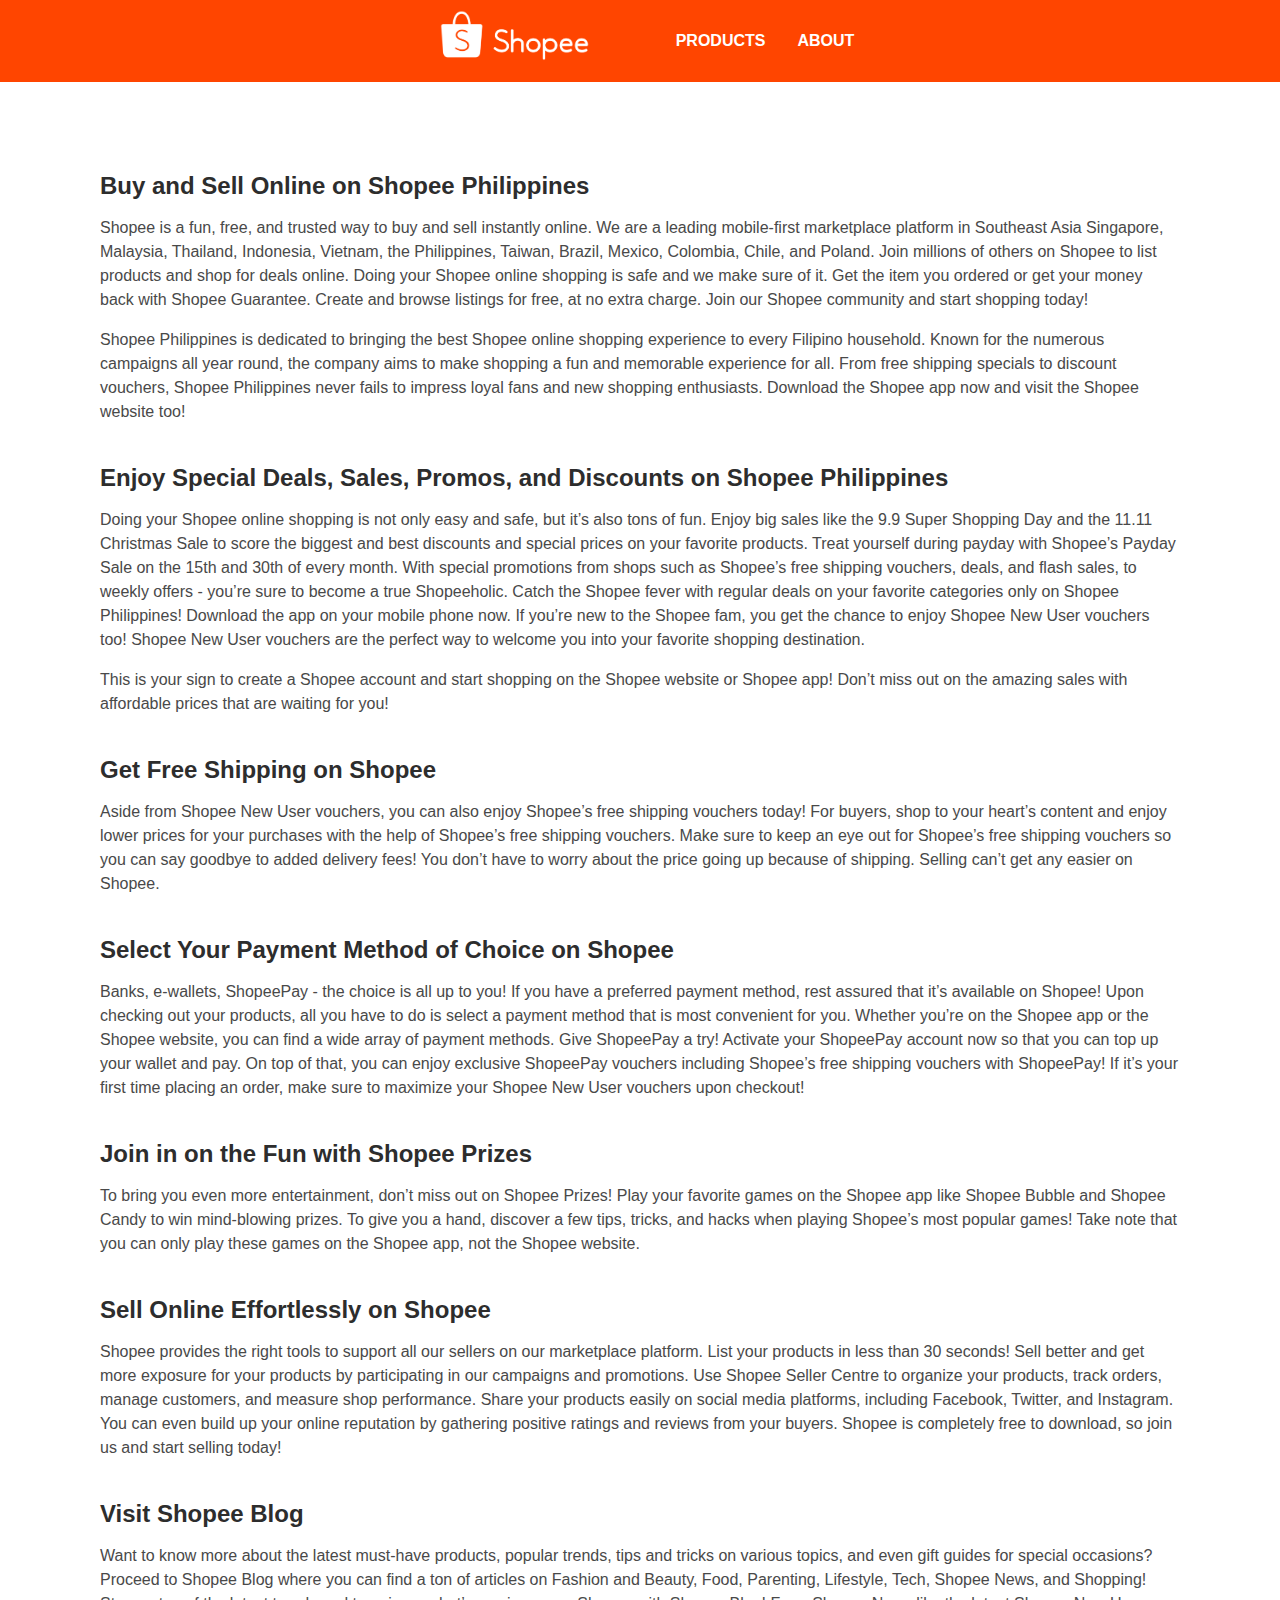
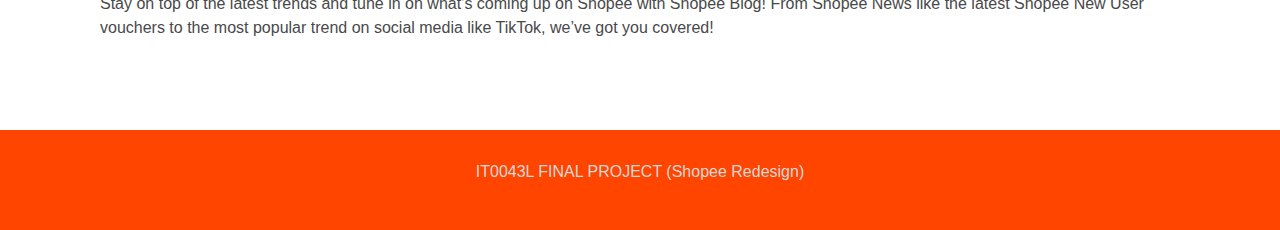
<file: projects/school-project/it0043/about.html>
<!DOCTYPE html>
<html lang="en">
<head>
    <meta charset="UTF-8">
    <meta name="viewport" content="width=device-width, initial-scale=1.0">
    <title>ABOUT</title>
    <link rel="stylesheet" href="general.css">
    <link rel="stylesheet" href="index.css">
    <link rel="stylesheet" href="about.css">
    <link rel="icon" href="images/icons/shopee-icon.png">
</head>
<body>
    <header>
        <div class="logo-container">
            <a href="index.html">
                <img src="images/icons/shopee-logo.png">
            </a>
        </div>
        <nav>
            <a href="products.html">PRODUCTS</a>
            <a href="about.html">ABOUT</a>
        </nav>
    </header>

    <main>
        <section>
            <h2>Buy and Sell Online on Shopee Philippines</h2>
            <p>Shopee is a fun, free, and trusted way to buy and sell instantly online. We are a leading mobile-first marketplace platform in Southeast Asia Singapore, Malaysia, Thailand, Indonesia, Vietnam, the Philippines, Taiwan, Brazil, Mexico, Colombia, Chile, and Poland. Join millions of others on Shopee to list products and shop for deals online. Doing your Shopee online shopping is safe and we make sure of it. Get the item you ordered or get your money back with Shopee Guarantee. Create and browse listings for free, at no extra charge. Join our Shopee community and start shopping today!
            </p>
            <p>
            Shopee Philippines is dedicated to bringing the best Shopee online shopping experience to every Filipino household. Known for the numerous campaigns all year round, the company aims to make shopping a fun and memorable experience for all. From free shipping specials to discount vouchers, Shopee Philippines never fails to impress loyal fans and new shopping enthusiasts. Download the Shopee app now and visit the Shopee website too!
            </p>
        </section>

        <section>
            <h2>Enjoy Special Deals, Sales, Promos, and Discounts on Shopee Philippines </h2>
            <p>Doing your Shopee online shopping is not only easy and safe, but it’s also tons of fun. Enjoy big sales like the 9.9 Super Shopping Day and the 11.11 Christmas Sale to score the biggest and best discounts and special prices on your favorite products. Treat yourself during payday with Shopee’s Payday Sale on the 15th and 30th of every month. With special promotions from shops such as Shopee’s free shipping vouchers, deals, and flash sales, to weekly offers - you’re sure to become a true Shopeeholic. Catch the Shopee fever with regular deals on your favorite categories only on Shopee Philippines! Download the app on your mobile phone now. If you’re new to the Shopee fam, you get the chance to enjoy Shopee New User vouchers too! Shopee New User vouchers are the perfect way to welcome you into your favorite shopping destination. </p>
            <p>This is your sign to create a Shopee account and start shopping on the Shopee website or Shopee app! Don’t miss out on the amazing sales with affordable prices that are waiting for you! </p>
        </section>

        <section>
            <h2>Get Free Shipping on Shopee</h2>
            <p>Aside from Shopee New User vouchers, you can also enjoy Shopee’s free shipping vouchers today! For buyers, shop to your heart’s content and enjoy lower prices for your purchases with the help of Shopee’s free shipping vouchers. Make sure to keep an eye out for Shopee’s free shipping vouchers so you can say goodbye to added delivery fees! You don’t have to worry about the price going up because of shipping. Selling can’t get any easier on Shopee.</p>
        </section>

        <section>
            <h2>Select Your Payment Method of Choice on Shopee</h2>
            <p>Banks, e-wallets, ShopeePay - the choice is all up to you! If you have a preferred payment method, rest assured that it’s available on Shopee! Upon checking out your products, all you have to do is select a payment method that is most convenient for you. Whether you’re on the Shopee app or the Shopee website, you can find a wide array of payment methods. Give ShopeePay a try! Activate your ShopeePay account now so that you can top up your wallet and pay. On top of that, you can enjoy exclusive ShopeePay vouchers including Shopee’s free shipping vouchers with ShopeePay! If it’s your first time placing an order, make sure to maximize your Shopee New User vouchers upon checkout! </p>
        </section>

        <section>
            <h2>Join in on the Fun with Shopee Prizes</h2>
            <p>To bring you even more entertainment, don’t miss out on Shopee Prizes! Play your favorite games on the Shopee app like Shopee Bubble and Shopee Candy to win mind-blowing prizes. To give you a hand, discover a few tips, tricks, and hacks when playing Shopee’s most popular games! Take note that you can only play these games on the Shopee app, not the Shopee website.</p>
        </section>

        <section>
            <h2>Sell Online Effortlessly on Shopee</h2>
            <p>Shopee provides the right tools to support all our sellers on our marketplace platform. List your products in less than 30 seconds! Sell better and get more exposure for your products by participating in our campaigns and promotions. Use Shopee Seller Centre to organize your products, track orders, manage customers, and measure shop performance. Share your products easily on social media platforms, including Facebook, Twitter, and Instagram. You can even build up your online reputation by gathering positive ratings and reviews from your buyers. Shopee is completely free to download, so join us and start selling today!</p>
        </section>

        <section>
            <h2>Visit Shopee Blog</h2>
            <p>Want to know more about the latest must-have products, popular trends, tips and tricks on various topics, and even gift guides for special occasions? Proceed to Shopee Blog where you can find a ton of articles on Fashion and Beauty, Food, Parenting, Lifestyle, Tech, Shopee News, and Shopping! Stay on top of the latest trends and tune in on what’s coming up on Shopee with Shopee Blog! From Shopee News like the latest Shopee New User vouchers to the most popular trend on social media like TikTok, we’ve got you covered! </p>
        </section>
    </main>
    <footer>
        <p>IT0043L FINAL PROJECT (Shopee Redesign)</p>
    </footer>
    <script src="index.js"></script>
</body>
</html>
</file>
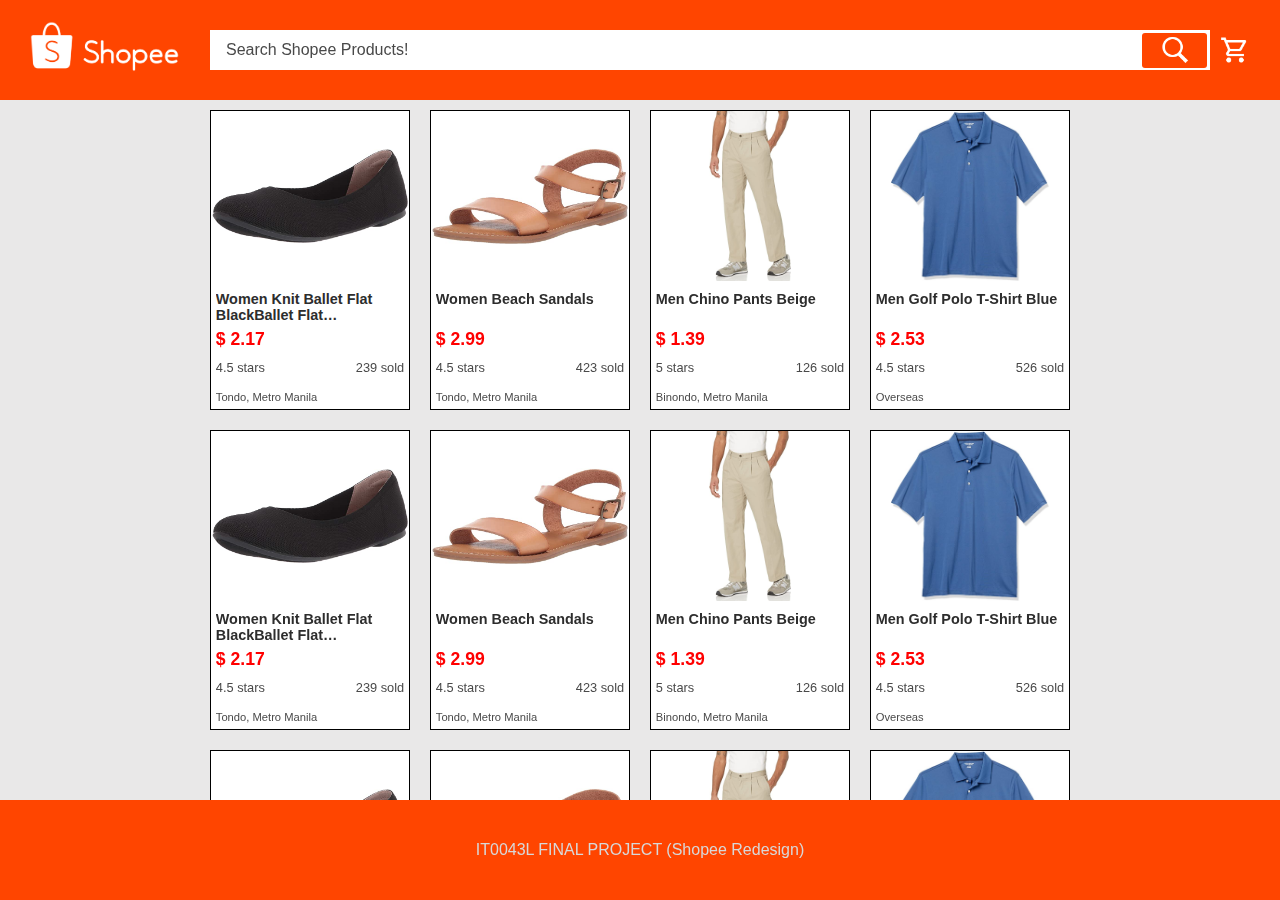
<file: projects/school-project/it0043/products.html>
<!DOCTYPE html>
<html lang="en">
<head>
    <meta charset="UTF-8">
    <meta name="viewport" content="width=device-width, initial-scale=1.0">
    <title>Products</title>
    <link rel="stylesheet" href="products.css">
    <link rel="stylesheet" href="general.css">
    <link rel="icon" href="images/icons/shopee-icon.png">
</head>
<body>
    <header>
        <section class="logo-container">
            <a href="index.html">
                <img src="images/icons/shopee-logo.png">
            </a>
        </section>
        <section class="search-box-container">
            <input type="text" placeholder="Search Shopee Products!">
            <div class="search-icon-container">
                <img class="icons" src="images/icons/search-icon.png">
            </div>
            
        </section>
        <section class="header-icons-container">
            <img class="icons" src="images/icons/cart-icon.png" > 
        </section>
        
        

    </header>
    <main>
        <section class="display-product">
            
        </section>
    </main>

    <footer>
        <p>IT0043L FINAL PROJECT (Shopee Redesign)</p>
    </footer>
    <script src="products.js"></script>
    <script src="index.js"></script>
</body>
</html>
</file>
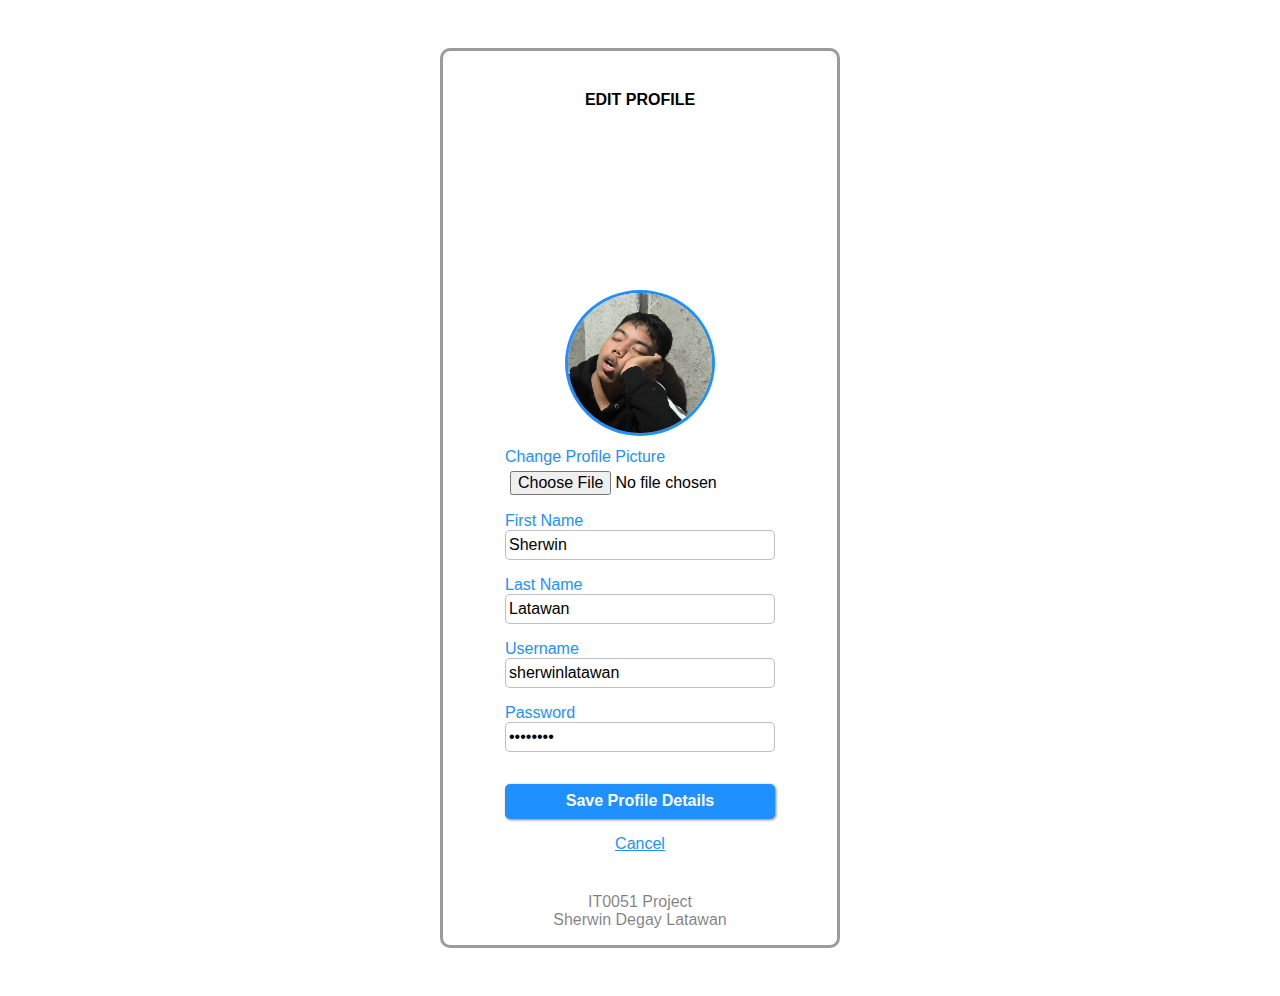
<file: projects/school-project/it0051/edit-profile.html>
<!DOCTYPE html>
<html lang="en">
<head>
    <meta charset="UTF-8">
    <meta name="viewport" content="width=device-width, initial-scale=1.0">
    <title>Sign Up</title>
    <link rel="stylesheet" href="css/general.css">
    <link rel="stylesheet" href="css/login-signup.css">
    <link rel="stylesheet" href="css/profile.css">
    <link rel="stylesheet" href="css/edit-profile.css">
</head>
<body>
    <section class="mobile-screen">
        <header>
            <section class="title-header">
                <p>EDIT PROFILE</p>
            </section>
        </header>
        <main>
            <section class="profile-dp">
                <a href="img/profile.jpg"><img src="img/profile.jpg"></a>
            </section>
            <section class="details">
                <div class="details-form">
                    <label for="file">Change Profile Picture</label>
                    <input class="file-input" type="file" id="file" name="">
                    <label for="fname">First Name</label>
                    <input type="text" name="" id="fname" value="Sherwin">
                    <label for="lname">Last Name</label>
                    <input type="text" name="" id="lname" value="Latawan">
                    <label for="username">Username</label>
                    <input type="text" name="" id="username" value="sherwinlatawan">
                    <label for="password">Password</label>
                    <input type="password" name="" id="password" value="password">
                </div>
                <div class="details-button">
                    <form action="profile.html">
                        <Button onclick="save()">Save Profile Details</Button>
                        <a class="random-link" href="profile.html">Cancel</a>
                    </form>
                </div>
            </section>
        </main>
        <footer>
            <p>IT0051 Project</p>
            <p>Sherwin Degay Latawan</p>
        </footer>
    </section>

        <script>
            function signUp(){
                alert("Succesfully Signed Up!");
            }
            function logIn(){
                alert("Successfully Signed In");
            }
            function save(){
                alert("Profile Details Saved Successfully");
            }
        </script>
</body>
</html>
</file>
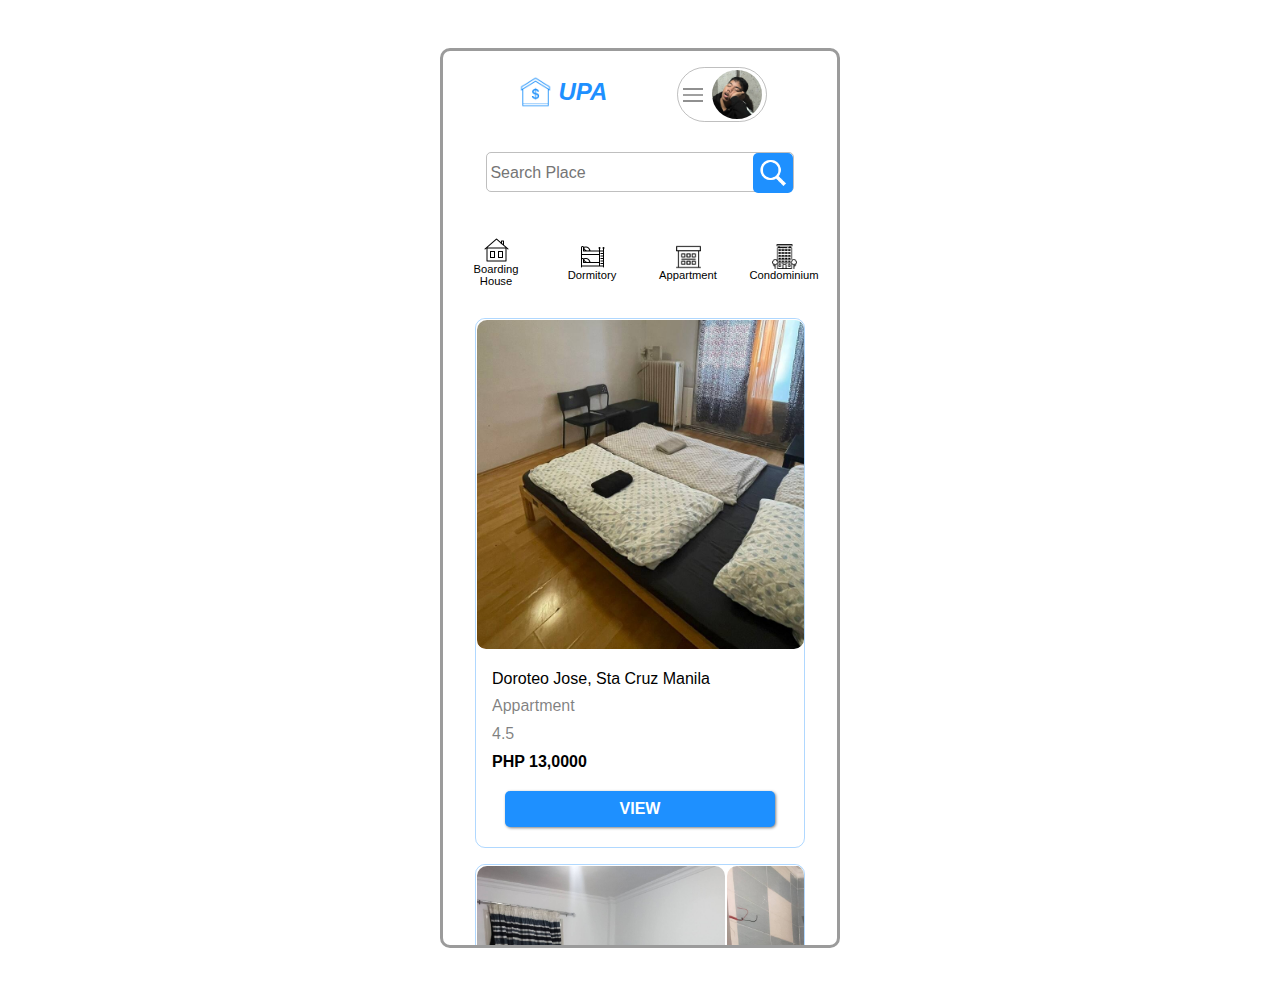
<file: projects/school-project/it0051/home.html>
<!DOCTYPE html>
<html lang="en">
<head>
    <meta charset="UTF-8">
    <meta name="viewport" content="width=device-width, initial-scale=1.0">
    <title>Home</title>
    <link rel="stylesheet" href="css/general.css">
    <link rel="stylesheet" href="css/profile.css">
    <link rel="stylesheet" href="css/home.css">
    <link rel="stylesheet" href="css/upa.css">
</head>
<body>
    <section class="mobile-screen">
        <header>
            <section class="header-top">
                <div class="logo">
                    <img src="img/logo.png">
                    <h1>UPA</h1>
                </div>
                
                <a class="profile-dp" href="profile.html">
                    <div class="view-profile-container">
                        <img class="menu" src="img/menu.png">
                        <img src="img/profile.jpg">
                    </div></a>
            </section>
            <section class="search-box-container">
                <input type="text" placeholder="Search Place">
                <button><img src="img/search-icon.png"></button>
            </section>
            <section class="filter-container">
                <button><img src="img/boarding.png">Boarding House</button>
                <button><img src="img/dorm.png">Dormitory</button>
                <button><img src="img/appartment.png">Appartment</button>
                <button><img src="img/condo.png">Condominium</button>
            </section>
        </header>
        <main>
            <section class="upa">

            </section>
        </main>
    
        <footer>
            <section class="what">
                <ul>
                    <li><a href="">Find a Home</a></li>
                    <li><a href="">List your Property</a></li>
                    <li><a href="">About Us</a></li>
                    <li><a href="">Contact Us</a></li>
                </ul>
                <ul>                
                    <li><a href="">Feedback</a></li>
                    <li><a href="">Help</a></li>
                    <li><a href="">Terms of Service</a></li>
                </ul>
            </section>
            <section class="who">
                <p>We are the future of coliving in the Philippines. We connect renters straight to landlords with quality homes allowing you to book and move in anywhere, anytime. We aim to revolutionize the way we live by giving everyone the best technology to find and rent spaces online, while enjoying the joy of coliving.</p>
            </section>
        </footer>
    </section>
   

    <script>
        function load(){
                alert("Loading....");
            }
    </script>
    <script src="properties.js"></script>
    <script src="upa.js"></script>
    
</body>
</html>
</file>
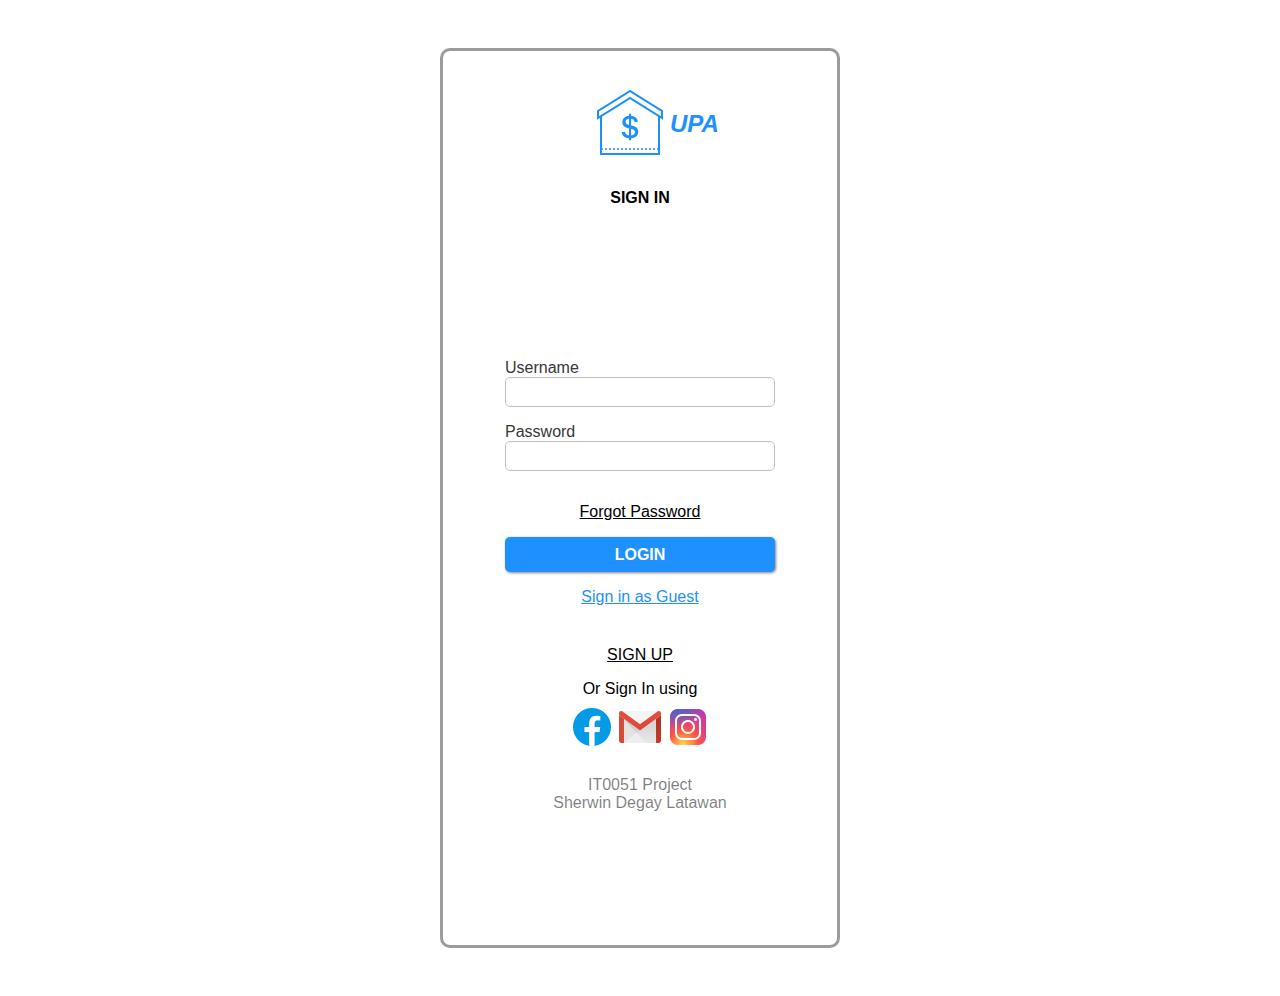
<file: projects/school-project/it0051/login.html>
<!DOCTYPE html>
<html lang="en">
<head>
    <meta charset="UTF-8">
    <meta name="viewport" content="width=device-width, initial-scale=1.0">
    <title>Log In</title>
    <link rel="stylesheet" href="css/general.css">
    <link rel="stylesheet" href="css/login-signup.css">
</head>
<body>
    <section class="mobile-screen">
        <header>
            <section class="logo">
                <img src="img/logo.png">
                <h1>UPA</h1>
            </section>
            <section class="title-header">
                <p>SIGN IN</p>
            </section>
        </header>
        <main>
            <section class="login-main">
                <section class="details">
                    <div class="details-form">
                        <label for="username">Username</label>
                        <input type="text" name="" id="username">
                        <label for="password">Password</label>
                        <input type="password" name="" id="password">
                    </div>
                    <div class="login-details-forgot">
                        <a href="#">Forgot Password</a>
                    </div>
                    <div class="details-button">
                        <form action="home.html">
                            <Button onclick="logIn()">LOGIN</Button>
                        </form>
                        <a class="random-link" href="home.html">Sign in as Guest</a>
                    </div>
                </section>
                <section class="login-signup">
                    <div class="login-signup-link">
                        <a href="signup.html">SIGN UP</a>
                    </div>
                    <div class="login-signup-icons">
                        <p>Or Sign In using</p>
                        <ul>
                            <li><a href="home.html" onclick="logIn()"><img src="img/fb.png"></li></a>
                            <li><a href="home.html" onclick="logIn()"><img src="img/gmail.png"></li></a>
                            <li><a href="home.html" onclick="logIn()"><img src="img/ig.png"></li></a>
                        </ul>
                    </div>
                </section>
            </section>
        </main>
        <footer>
            <p>IT0051 Project</p>
            <p>Sherwin Degay Latawan</p>
        </footer>
    </section>

        <script>
            function signUp(){
                alert("Successfully Signed Up!");
            }
            function logIn(){
                alert("Successfully Signed In")
            }
        </script>
</body>
</html>
</file>
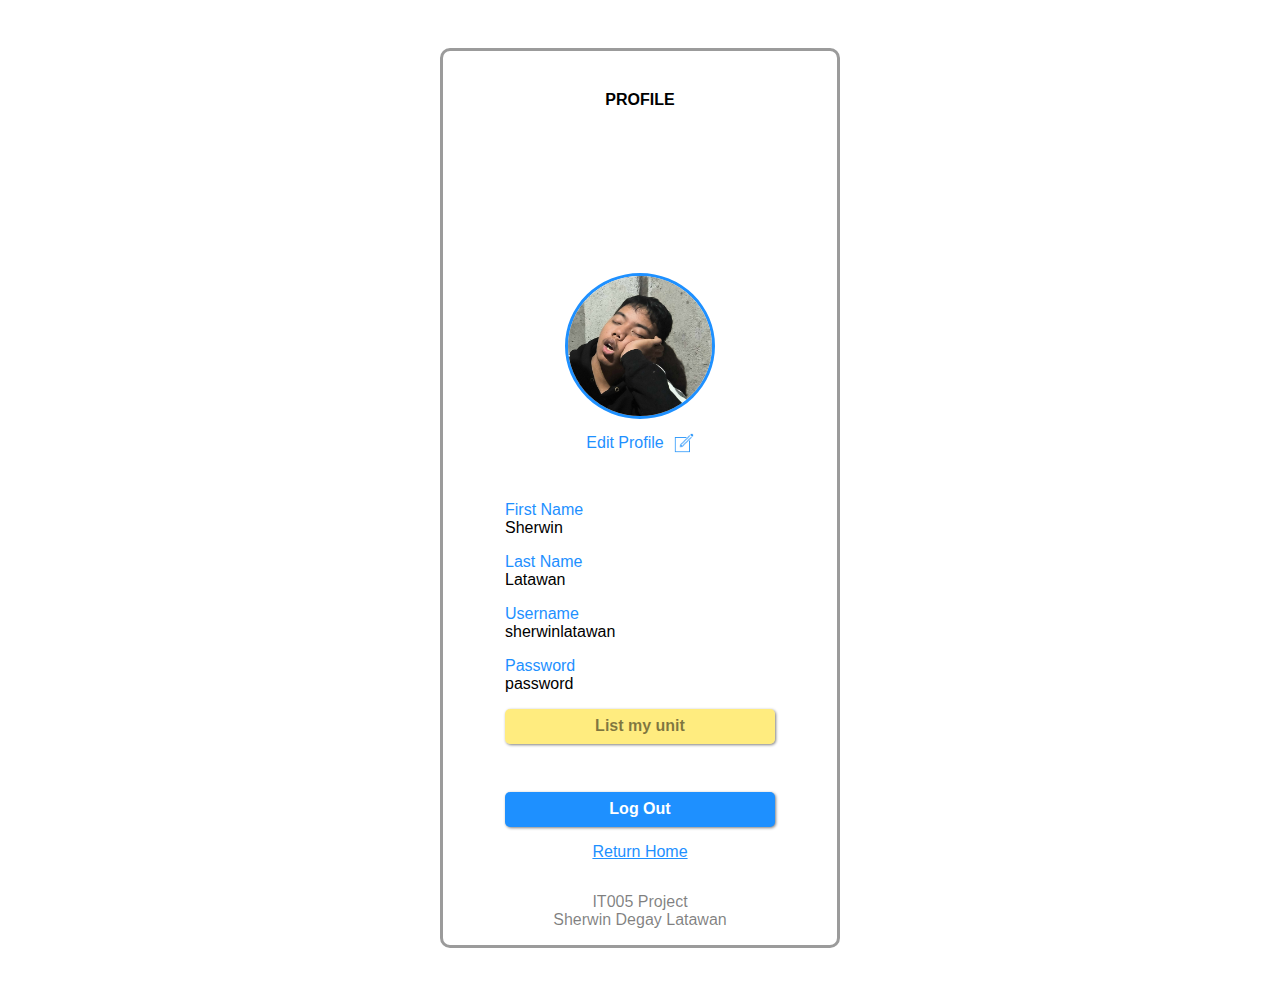
<file: projects/school-project/it0051/profile.html>
<!DOCTYPE html>
<html lang="en">
<head>
    <meta charset="UTF-8">
    <meta name="viewport" content="width=device-width, initial-scale=1.0">
    <title>Profile</title>
    <link rel="stylesheet" href="css/general.css">
    <link rel="stylesheet" href="css/profile.css">
</head>
<body>
    <section class="mobile-screen">
        <header class="title-header">
            <p>PROFILE</p>
        </header>
        <main>
            <section class="profile-dp">
                <a href="img/profile.jpg"><img src="img/profile.jpg"></a>
            </section>
            <section class="edit-profile">
                <a href="edit-profile.html">Edit Profile <img class="icon" src="img/edit.png"></a>
            </section>
            <section class="profile-details">
                <label for="fname">First Name</label>
                <h3 id="#fname">Sherwin</h3>
                <label for="lname">Last Name</label>
                <h3 id="#lname">Latawan</h3>
                <label for="username">Username</label>
                <h3 id="#username">sherwinlatawan</h3>
                <label for="password">Password</label>
                <h3 id="#password">password</h3>
                <button class="rent-own-button">List my unit</button>
            </section>
            <section class="logout-button">
                <form action="login.html">
                    <button onclick="logOut()">Log Out</button>
                </form>
                <a class="random-link" href="home.html">Return Home</a>
            </section>
        </main>
        <footer>
            <p>IT005 Project</p>
            <p>Sherwin Degay Latawan</p>
        </footer>
    </section>
    

    <script>
        function logOut(){
            alert("Successfully Logged Out ");
        }
    </script>
</body>
</html>
</file>
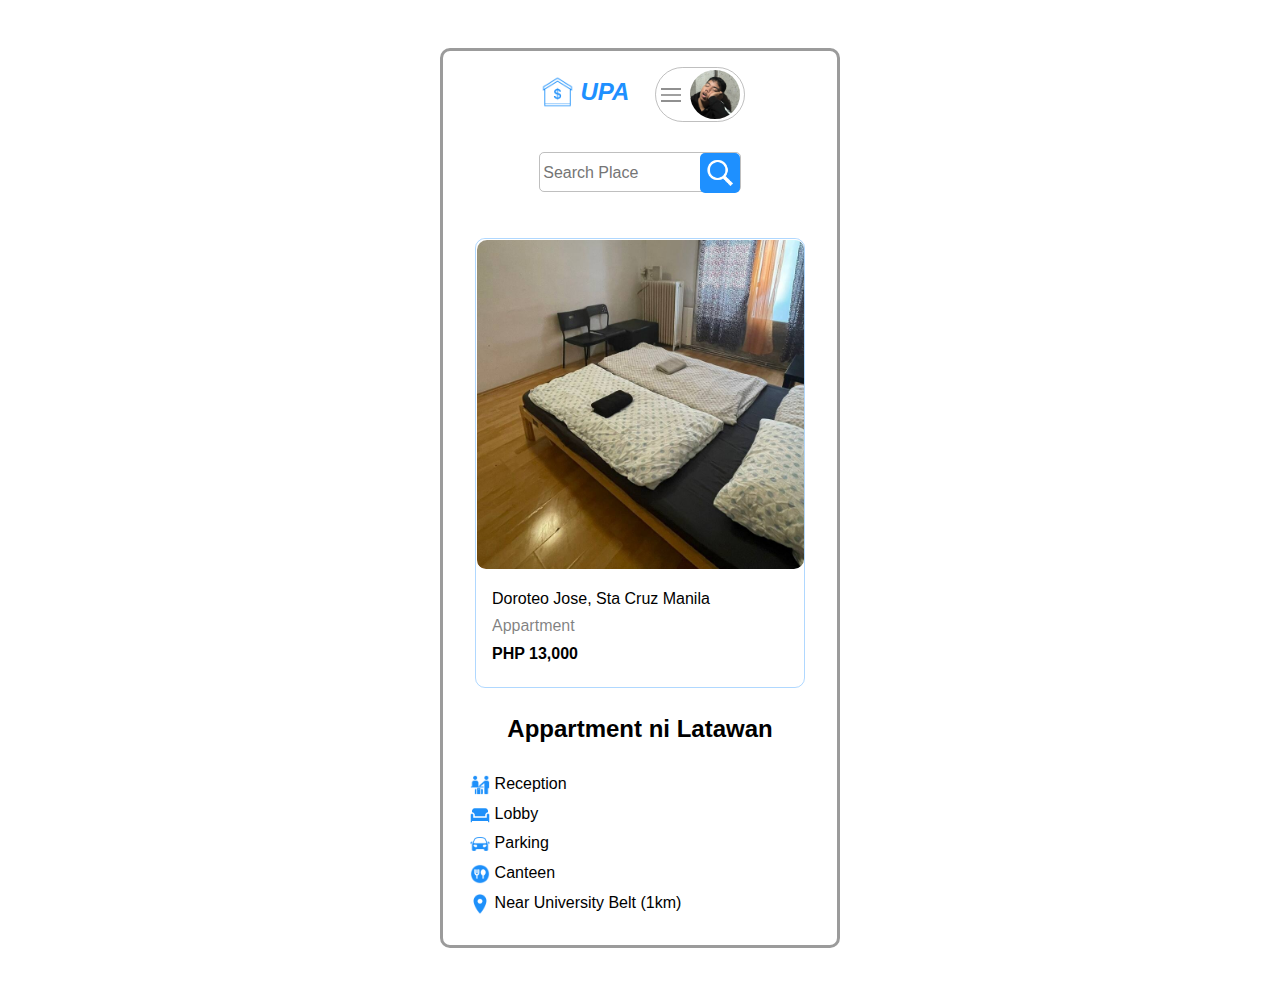
<file: projects/school-project/it0051/sample.html>
<!DOCTYPE html>
<html lang="en">
<head>
    <meta charset="UTF-8">
    <meta name="viewport" content="width=device-width, initial-scale=1.0">
    <title>Home</title>
    <link rel="stylesheet" href="css/general.css">
    <link rel="stylesheet" href="css/profile.css">
    <link rel="stylesheet" href="css/home.css">
    <link rel="stylesheet" href="css/upa.css">
    <link rel="stylesheet" href="css/sample.css">

</head>
<body>
    <section class="mobile-screen">
        <header>
            <section class="header-top">
                <div class="logo">
                    <img src="img/logo.png">
                    <h1>UPA</h1>
                </div>
                
                <a class="profile-dp" href="profile.html">
                    <div class="view-profile-container">
                        <img class="menu" src="img/menu.png">
                        <img src="img/profile.jpg">
                    </div></a>
            </section>
            <section class="search-box-container">
                
                <input type="text" placeholder="Search Place">
                <button><img src="img/search-icon.png"></button>
            </section>
        </header>
        <main>
            <section class="upa">
                
                <section class="upa-container">
                    <div class="upa-gallery">
                        <img src="appartments/room1/1.jpeg">
                        <img src="appartments/room1/2.jpeg">
                        <img src="appartments/room1/3.jpeg">
                        <img src="appartments/room1/4.jpeg">
                        <img src="appartments/room1/5.jpeg">
                    </div>
                    <div class="upa-details">
                        <ul>
                            <li class="upa-location">Doroteo Jose, Sta Cruz Manila</li>
                            <li class="upa-type">Appartment</li>
                            <li class="upa-price">PHP 13,000</li>
                        </ul>
                    </div>
                </section>
                <section class="home-details">
                    <div class="home-title">
                        <h2 class="name">Appartment ni Latawan</h2>
                    </div>
                    <div class="home-benefits">
                        <li class="icon"><img src="img/reception.png" ><p>Reception</p></li>
                        <li class="icon"><img src="img/lobby.png" ><p>Lobby</p></li>
                        <li class="icon"><img src="img/parking.png" ><p>Parking</p></li>
                        <li class="icon"><img src="img/canteen.png" ><p>Canteen</p></li>
                        <li class="icon"><img src="img/location.png" ><p>Near University Belt (1km)</p></li>
                    </div>
                    <div class="home-description">
                        <p>Discover the epitome of urban living at Appartment ni Latawan, where modern comfort meets unparalleled style. Our contemporary apartment building is designed to elevate your lifestyle, offering a range of luxurious amenities and prime location advantages.</p>
                    </div>
                    <div class="home-rating">
                        <p>UPA Rating: <span>4.0 / 5.0</span></p>
                    </div>
                    <div class="home-buttons">
                        <form action="https://sakay.ph/app/trip" target="_blank">
                            <button>Check Routes and Transportation
                                <div class="sakay-map">
                                    <img src="img/map1.jpg">
                                    <img src="img/map2.jpg">
                                </div>
                            </button>
                        </form>
                        
                    </div>
                </section>
                   
            </section>
        </main>
    
        <footer>
            <section class="what">
                <ul>
                    <li><a href="">Find a Home</a></li>
                    <li><a href="">List your Property</a></li>
                    <li><a href="">About Us</a></li>
                    <li><a href="">Contact Us</a></li>
                </ul>
                <ul>                
                    <li><a href="">Feedback</a></li>
                    <li><a href="">Help</a></li>
                    <li><a href="">Terms of Service</a></li>
                    <a class="random-link" href="home.html">Back</a>
                </ul>
            </section>
            <section class="who">
                <p>We are the future of coliving in the Philippines. We connect renters straight to landlords with quality homes allowing you to book and move in anywhere, anytime. We aim to revolutionize the way we live by giving everyone the best technology to find and rent spaces online, while enjoying the joy of coliving.</p>
            </section>
        </footer>
    </section>
   
</body>
</html>
</file>
<file: index.css>
*{
    padding: 0;
    margin: 0;
    box-sizing: border-box;
    font-family: Arial, Helvetica, sans-serif;
    font-size: 16px;
    -webkit-tap-highlight-color: transparent;
}

:root{
    --primary-color:white;
    --secondary-color: rgb(50, 50, 50);
    --accent-color: orange;
    --text-title-color:black;
    --border-line-color:rgb(200, 200, 200);
    --text-title-size-h2: 1.5rem;
    --min-page-width:330px;
}

ul, li, a, button{
    list-style-type: none;
    text-decoration: none;
    color: var(--text-title-color);
    background-color: none;
    border: none;
    outline:none;

}
a:hover{
    color: var(--accent-color);
}
a:hover, button:hover{
    cursor: pointer;
}
a:active, button:active{
    opacity: 50%;
}

button{
    border-radius: 5px;
    display: flex;
    justify-content: center;
    align-items: center;
    background-color: var(--accent-color);
}

header, .display{
    border-bottom: 3px solid var(--border-line-color);
}

/*HEADER*/
header{
    min-width: var(--min-page-width);
    text-align: center;
    
}
header h1{
    color: var(--accent-color);
    font-size: 2.5rem;
    font-weight: normal;
    font-style: italic;
    letter-spacing: .3rem;
}
nav{
    display: flex;
    justify-content: center;
}
nav ul{
    display: flex;
    justify-content: center;
    align-items: center;
}
nav ul li{
    padding: 1rem;
}

.nav-mobile{
    width: 50px;
    display: flex;
    flex-direction: column;
    justify-content: space-evenly;
    align-items: center;
}
.line1, .line2, .line3{
    height: 5px;
    width: 80%;
    background-color: black;
    border-radius: 2px;
}
.nav-mobile:hover{
    cursor: pointer;
}
.nav-droplist{
    display: flex;
    flex-direction: column;
    display: none;
}
.nav-mobile:active{
    opacity: 10%    ;
}

@media(min-width: 700px){
    header{
        max-width: 700px;
        margin: auto;
        display: flex;
        justify-content: space-between;
        align-items: center;
        padding: 1rem 1rem 0;
    }
}


/*MAIN*/

main{
    min-width: var(--min-page-width);
    text-align: center;
}
.display{
    padding: 2rem;
}
.display h2{
    color: var(--text-title-color);
    font-size: var(--text-title-size-h2);
    letter-spacing: .1rem;
    padding: 1rem;
}
.display p{
    color: var(--secondary-color);
    font-size: 1rem;
    line-height: 1.5rem;
}

/*HOME*/


/*PROJECTS*/

#projects h3{
    color: var(--accent-color);
    font-size: var(--text-title-size-h2);
    letter-spacing: .1rem;
    padding: 1rem;
}
#projects h2{
    font-size: var(--text-title-size-h2);
    letter-spacing: 0;
}
.project-container{
    display: flex;
    flex-direction: column;
    justify-content: center;
    align-items: center;
    padding: 1rem;
}
.project-details{
    display: flex;
    flex-direction: column;
    justify-content: center;
    align-items: center;
    padding: .5rem .5rem .7rem;
}
.project-image img{
    width: 280px;
}
.project-image img:hover{
    transform: scale(1.1);
}
.view-btn-container{
    padding: 10px;
}
.view-btn-container button{
    padding: 10px;
    font-weight: bold;
    letter-spacing: .1rem;
}
.view-btn-container button:hover{
    text-decoration: underline;
    transform: scale(1.3);
}

@media(min-width:700px){
    main{
        max-width: 700px;
        margin: auto;
    }
    .display{
        padding: 3rem;
    }
}


/*FOOTER*/
.profile img{
    width: 120px;
}
footer{
    min-width: var(--min-page-width);
    display: flex;
    justify-content: center;
    padding: 1rem 1rem 0;
}
footer ul{
    display: flex;
    justify-content: center;
    align-items: center;
}
footer ul li{
    padding: .2rem;
}
footer h1{
    font-size: .5rem;
    color: var(--secondary-color);
    font-weight: normal;
    font-style: italic;
    letter-spacing: .1rem;
    padding-bottom: .3rem;
}
footer h2{
    font-size: .7rem;
    color: var(--accent-color);
    letter-spacing: .1rem;
}
.profile-details{
    text-align: center;
}
.contacts img{
    width: 10px;
}
.download{
    margin: auto;
    display: flex;
    justify-content: center;
    width: 180px;
    padding: .5rem;
}
.download-icon{
    width: 15px;
}
footer button{
    width: 150px;
}
footer button p{
    font-size: .5rem;
    font-weight: bold;
    letter-spacing: .1rem;
    padding: .5rem .1rem;
    color: var(--secondary-color);
}
footer button:hover{
    text-decoration: underline;
    outline: 1px solid var(--secondary-color);
}

@media(min-width:700px){
    footer{
        max-width: 700px;
        margin: auto;
    }
    .contacts img{
        width: 20px;
    }
    footer h1{
        font-size: .8rem;
    }
    footer h2{
        font-size: 1rem;
    }
}
</file>
<file: projects/GCO Output/styles.css>
*{
    font-family: system-ui, -apple-system, BlinkMacSystemFont, 'Segoe UI', Roboto, Oxygen, Ubuntu, Cantarell, 'Open Sans', 'Helvetica Neue', sans-serif;
    box-sizing: border-box;
    margin: 0;
    padding: 0;
    
}

a:active, button:active{
    opacity: 50%;
}

html{
    font-size: 16px;
    line-height: 1.5;
}
body{
    background-color: #eeeeee;
}
nav{
    display: none;
}
.logo{
    display: flex;
}
.logo .paraverse{
    width: 50px;
    padding: 0 .3rem 0;
    border-right: 1px solid rgba(187, 186, 186, 0.327);
}
.logo .gco-connect{
    width: 220px;
    padding: 0 0 0 .3rem;
}
#hamburger{
    display: flex;
    flex-direction: column;
    justify-content: center;
    align-items: center;
    gap: 8px;
    padding: .3rem;
    border-radius: 10px;
    background-color: #0097c10b;
}
#hamburger .line{
    width: 35px;
    height: 5px;
    border-radius: 10px;
    background-color: #333232;
}
header{
    display: flex;
    padding: .7rem;
    justify-content: space-between;
    border-bottom: 1px solid #bababb;
}


header, .hero-container, .section-header, .section-card, footer{
    background-color: white;
}

#mobile-menu{
    position: fixed;
    top: 60px;
    left: 0;
    right: 0;
    padding: 1rem 0;
    width: 100%;
    background-color: #0097C1;
    border-top: 1px solid #e5e5e5;
    gap: 1rem;
    display: none;
}
#mobile-menu.active{
    display: flex;
    justify-content: center;
    align-items: center;
}

#mobile-menu ul{
    list-style: none;
    text-decoration: none;
    display: flex;
    flex-direction: column;
    gap: 1rem;
}
#mobile-menu li{
    padding: 0 0 1rem 0;
    border-bottom: 1px solid rgb(214, 214, 214);
    text-align: center;
}
#mobile-menu a{
    text-decoration: none;
    color: white;
    font-size: 1rem;
}

#mobile-menu .menu-profile {
    display: flex;
    flex-direction: row;
    align-items: center;
    gap: 1.5rem;
    padding: 0 0 .5rem 0;
    border-bottom: 1px solid rgb(214, 214, 214);
    color: white;
}

#mobile-menu .menu-profile img{
    width: 32px;
    height: 32px;
    border-radius: 50%;
    background-color: white;
}



.hero-container{
    display: flex;
    justify-content: center;
    align-items: center;
    text-align: center;
    margin: auto;
    padding: 1.5rem 0;
}
.hero .greet{
    display: flex;
    justify-content: center;
    align-items: center;
    gap: .7rem;
}
.greet h1,h2{
    font-size: 1.8rem;
}
.greet h1{
    color: #DF4F68;
}
.hero p{
    color: #3C3C3C;
    margin: auto;
    font-weight: 600;
}
.hero div p span{
    color: #DF4F68;
}
.hero-container .illustration{
    display: none;
}
.hero .hero-btn{
    margin: 2rem 0 0;
    display: flex;
    justify-content: center;
    gap: 1rem;
}
.hero .text{
    width: 350px;
}
button{
    padding: .5rem .7rem;
    font-weight: bold;
    font-size: 1rem;
    border: none;
    background-color: #0097C1;
    border: 3px solid #0097C1;
    color: white;
    border-radius: 5px;
    display: flex;
    justify-content: center;
    align-items: center;
    text-align: center;
}
.hero-btn .view-services{
    border: 3px solid #CF90FF;
    font-weight: 500;
    color: #BF52FF;
    background-color: white;
}


.steps-container{
    display: flex;
    align-items: center;
    justify-content: center;
    padding: 1rem;
}

.step{
    display: flex;
    flex-direction: column;
    align-items: center;
    position: relative;
    min-width: 140px;
}

.circle{
    width: 30px;
    height: 30px;
    border-radius: 50%;
    background-color: #0097C1;
    color: #ffffff;
    display: flex;
    align-items: center;
    justify-content: center;
    font-weight: bold;
    z-index: 2;
    font-size: .7rem;
}

.step:not(:last-child)::after{
    content: "";
    position: absolute;
    top: 15px;
    right: -70px;
    width: 150px;
    height: 2px;
    background-color: #0097C1;
    z-index: 1;
}

.step p{
    margin-top: 8px;
    font-size: .5rem;
    text-align: center;
    color: #6b7280;
    font-weight: 600;
}


.section-header{
    display: flex;
    justify-content: space-between;
    align-items: center;
    padding: 1rem;
}
.section-header p{
    font-size: 1rem;
    font-weight: bold;
}
.section-header .btn-slider{
    display: none;
}
.card-hero img{
    width: 100%;
}
.card-container{
    width: 170px;
    height: 400px;
    background-color: #00ff0029;
    box-shadow: 3px 3px 10px rgba(128, 128, 128, 0.451);
    flex-shrink: 0;
}
.card-hero{
    text-align: center;
    font-weight: 500;
    background-color: #0097c119;
}
.card-desc{
    font-size: 1rem;
    padding: .5rem;
}
.card-desc p{
    display: -webkit-box;
    -webkit-line-clamp: 9;
    -webkit-box-orient: vertical;
    overflow: hidden;
}

.section-card{
    display: flex;
    gap: 30px;
    overflow: scroll;
    padding: 0 1rem 2rem;
    border-bottom: 1px solid #bababb;
}


footer{
    margin: 1rem 0;
    padding: 1rem;
}
footer .gco{
    padding: 0 0 2rem;
}
footer img{
    width: 30px;
}

footer .gco img{
    width: 250px
}
footer p{
    font-size: .7rem;
    color: #989898;
}
footer h2{
    font-size: 1rem;
    color: #767676;
}

footer .edith{
    display: flex;
    gap: 10px;
    color: black;
    font-weight: bold;
}


@media(min-width: 1200px){
    header, main, footer{
        min-width: 400px;
        margin: auto;
    }
    .logo .paraverse{
        width: 80px;
    }
    .logo .gco-connect{
        width: 400px;
    }
    nav a{
        font-size: 1.5rem;
    }
    #hamburger{
        display: none;
    }
    .desktop-menu{
        display: flex;
        gap: 2rem;
        justify-content: center;
        align-items: center;
    }
    .desktop-menu ul{
        display: flex;
        list-style-type: none;
        gap: 2.5rem;
    }
    .desktop-menu a{
        text-decoration: none;
        color: black;
        font-weight: bold;
    }
    .desktop-menu img{
        width: 50px;
    }
    .desktop-menu div{
        display: flex;
        gap: 2rem;
    }
    .hero .greet h1,h2{
        font-size: 4rem;
    }
    .hero p{
        font-size: 2rem;
    }
    
    .hero-container .illustration{
        display: block;
    }
    .hero-container .illustration img{
        width: 500px;
        height: 500px;
    }
    .hero .greet{
        justify-content: start;
    }
    .hero .text{
        text-align: left;
        width: 500px;
    }
    .hero-container{
        background-color: white;
        border-radius: 20px;
        margin: 3rem;
        justify-content: center;
        gap: 3rem;
        padding: 3rem;
        height: 500px;
        box-shadow: 5px 5px 5px rgb(187, 187, 187);
    }
    .hero-btn{
        display: flex;
        justify-content: center;
        gap: 3rem;
        transform: scale(1.3);
    }

    .steps-container{
        gap: 3rem;
    }
    .circle {
        width: 70px;
        height: 70px;
        font-size: 1.5rem;
        }

        .step p {
        font-size: 1.3rem;
        }

        .step:not(:last-child)::after {
        width: 220px;
        right: -110px;
        top: 33px;
    }


    .section-header{
        margin: 50px 0 0;
    }

    .card{
        width: 90%;
        margin: auto;
        
        box-shadow: 5px 5px 5px rgb(187, 187, 187);
    }
    .card .btn-slider{
        display: flex;
        gap: 1rem;
    }
    .btn-slider button{
        font-size: 2.5rem;
        padding: .7rem 2rem 1rem;
    }
    .section-header p{
        font-size: 1.5rem;
    }

    .card-container{
        width: 400px;
        height: 800px;
    }
    .card-hero p, .card-desc p{
        font-size: 2rem;
        padding: 1rem;
    }


    footer{
        margin: 1rem 0;
        padding: 3rem;
        display: flex;
        justify-content: space-between;
    }
    footer .gco{
        width: 40%;
    }
    footer h2{
        font-size: 1.8rem;
    }
    footer p{
        font-size: 1.5rem;
    }
    footer .gco img{
        width: 400px;
    }
    footer .feu img{
        width: 50px;
        height: 50px;
    }
    .feu{
        display: flex;
        flex-direction: column;
        justify-content: end;
    }
    .edith p{
        font-size: 1rem;
    }



    a:hover, button:hover{
        transform: scale(1.1);
        cursor: pointer;
    }
    a:hover{
        color: #0097C1;
    }
    .view-services:hover, .add-appointment:hover{
        background-color: #DF4F68;
        color: white;
        border: none;
    }
}
</file>
<file: projects/school-project/it0043/general.css>
*{
    padding: 0;
    margin: 0;
    box-sizing: border-box;
    font-size: 16px;
    font-family: Arial, Helvetica, sans-serif;
}


:root{
    --accent-color: orangered;
    --link-text-color:white;
    --text-color:rgb(45, 45, 45);
    --text-color-2:rgb(73, 73, 73);
    --link-text-size: .7rem;
}
a{
    color: var(--link-text-color);
    text-decoration: none;
    font-weight: bold;
}
a:hover{
    opacity: 80%;
}
h2{
    font-size: 1.5rem;
    color: var(--text-color);
}
p{
    color: var(--text-color-2);
    line-height: 1.5rem;
}

/*FOOTER*/

footer{
    min-width: 350px;
    height: 100px;
    background-color: var(--accent-color);
    display: flex;
    justify-content: center;
    align-items: center;
}
footer p{
    color: rgb(216, 216, 216);
}
</file>
<file: projects/school-project/it0043/index.css>
:root{
    --accent-color: orangered;
    --link-text-color:white;
    --text-color:rgb(45, 45, 45);
    --text-color-2:rgb(73, 73, 73);
    --link-text-size: .7rem;
}

/*HEADER*/

header{
    display: block;
    justify-content: center;
    background-color: var(--accent-color);
}
.logo-container{
    text-align: center;
}
.logo-container img{
    width: 150px;
}
nav{
    padding: 1rem;
    display: flex;
    justify-content: center;
    align-items: center;
}
nav a{
    margin: 1rem;
}
.logo-container, nav{
    min-width: 250px;
}

/*MAIN*/

main{
    display: flex;
}
.intro{
    width: 80%;
    margin: 30px auto;
}
.intro-title, .intro-description{
    margin-bottom: 10px;
}
.intro-image{
    display: none;
}
.intro-image img{
    width: 100%;
    padding: .5rem;
}

@media(min-width:600px){
    header{
        width: 100%;
        display: flex;
    }
    main{
        justify-content: center;
        align-items: center;
        padding: 50px;
    }
    .intro{
        min-width: 60%;
    }
    .intro-image{
        display: block;
        width: 40%;
        padding: 0 30px;
    }
}

/*FOOTER*/
</file>
<file: projects/school-project/it0063/css/general.css>
@import 'variables.css';

*{
    margin: 0;
    padding: 0;
    font-family: Arial, Helvetica, sans-serif;
    font-size: 16px;
}
ul{
    list-style-type: none;
}
a{
    text-decoration: none;
    color: var(--accent3);
}
h1{
    font-style: italic;
    letter-spacing: .1rem;
    font-size: 1.3rem;
}
h2{
    font-size: 2rem;
    font-weight: bold;
    letter-spacing: .1rem;
}
h3{
    font-size: 1.1rem;
    font-weight: bold;
    color: var(--accent3);
}
p{
    color: var(--accent3);
    line-height: 1.5rem;
}
a:hover{
    color: var(--accent2);
}
a:focus{
    color: var(--accent2);
}
a:active, a:focus{
    color: var(--accent1);
}
button{
    background-color: var(--accent1);
    padding: .5rem .7rem;
    border-radius: 10px;
    color: var(--buttontext);
    border: none;
    box-shadow: 2px 2px 5px var(--accent3);
    font-weight: bold;
    letter-spacing: .1rem;
}
button:hover{
    opacity: 80%;
}
button:active{
    opacity: 90%;
}





form{
    background-color: var(--accent2);
    border: 1px solid var(--accent1);
    border-radius: 30px;
}
select{
    display: inline-block;
    background-color: var(--accent3);
    padding: .3rem .5rem;
    color: var(--buttontext);
    border-radius: 0.3rem;
    cursor: pointer;
}

input{
    padding: .3rem .5rem;
    border: none;
    background-color: var(--buttontext);
    border-radius: 5px;
}
</file>
<file: projects/school-project/it0063/css/header.css>
@import 'variables.css';


header{
    margin: 2rem 0;
}
.left-nav a, .right-nav ul{
    display: flex;
    margin: 1rem 0;
}
.left-nav a{
    justify-content: center;
}
.left-nav a:hover{
    opacity: 50%;
}
.left-nav a:active{
    opacity: 80%;
}
.right-nav ul{
    justify-content: space-evenly;
    width: 300px;
    margin: auto;
}
nav a{
    font-size: .8rem;
    font-weight: bold;
}
nav{
    display: block;
}

.vitaly{
    color: var(--accent2);
}
.tea{
    color: var(--accent1);
}
</file>
<file: projects/school-project/it0063/css/footer.css>
@import 'variables.css';

footer{
    height: 3rem;
    display: flex;
    justify-content: center;
    align-items: center;
    color: rgba(128, 128, 128, 0.7);
    letter-spacing: .1rem;
    font-size: .8rem;
    background-color: var(--background1);
    margin: 1rem;
}
</file>
<file: projects/school-project/it0063/css/index.css>
@import 'variables.css';

main a{
    background-color: var(--accent1);
    padding: .5rem .7rem;
    border-radius: 10px;
    color: var(--buttontext);
}
main a:hover{
    color: var(--buttontext);
    text-decoration: underline;
}
main a:active{
    opacity: 90%;
}
main h2, main h3, main a{
    margin: 1rem;
    text-align: center;
}
main{
    width: 90vw;
    margin: auto;
    
}
.greeting{
    position: relative;
}

.img-container{
    width: 100%;
}
.img-container img{
    width: 100%;
    height: 100%;
    object-fit: contain;
}
.slogan-container h2{
    color: var(--accent1);
}
.img-container, .slogan-container, .btn-container{
    position: relative;
}
.slogan-container, .btn-container{
    z-index: 2;
}
.btn-container{
    display: flex;
    justify-content: center;
}
.overlay{
    position: absolute;
    top: 0;
    left: 0;
    width: 100%;
    height: 100%;
    background: linear-gradient(to top, var(--accent2), transparent);
    z-index: 1;
}
.about .faq{
    border-bottom: 1px solid var(--accent3);
}
.about p{
    margin: 1rem;
}

.contact{
    padding: 0 2rem;
}
.contact-detail{
    display: flex;
    align-items: center;
}
.contact img{
    border-radius: 50%;
}


.service-container{
    width: 90vw;
    height: 500px;
}
.service-container .img-container{
    height: 50%;
}
.service-container .img-container img{
    width: 90%;
    object-fit: contain;
}
.service-btn-container{
    padding: 1rem;
    border-bottom: 1px solid var(--accent3);
    display: flex;
    justify-content: center;
}


.input-container{
    display: flex;
    justify-content: center;
    align-items: center;
    width: 90vw;
    margin: 1.3rem auto;
}
.input-left{
    width: 50%;
    text-align: end;
    padding: 0 0.3rem 0 0;
}
.input-right{
    width: 50%;
}
.title{
    padding: .1rem;
    background-color: var(--accent1);
    border-radius: 30px 30px 0 0;
    display: flex;
    justify-content: center;
}
.title h3{
    color: var(--buttontext);
}
.close-btn{
    position: absolute;
    top: 1rem;
    right: 1rem;
    border-radius: 50%;
    box-shadow: none;
    padding: .1rem .4rem;
}


.remarks{
    width: 150px;
    height: 50px;
    font-size: .7rem;
}
#name{
    width: 150px;
}



.product .img-container{
    width: 100px;
    height: 100px;
}
.product .img-container img{
    margin: auto;
}
.product{
    display: flex;
    border: 1px solid var(--accent3);
    justify-content: space-between;
    align-items: center;
    width: 90%;
    margin: auto;
}
.product div{
    margin: 0 1rem;
}
.product .product-details .product-price{
    font-weight: bold;
}
.product .qty{
    width: 50px;
}
.product-order p{
    font-size: .5rem;
    font-weight: bold;
    text-align: center;
}





@media(min-width: 700px) {
    .greeting, .home, #contact, .contact-detail, .service-container{
        width: 70%;
        margin: auto;
    }
}
</file>
<file: projects/calculator/calculator.css>
*{
    padding: 0;
    margin: 0;
    font-family: Arial, Helvetica, sans-serif;
    box-sizing: border-box;
}

.device{
    width: 300px;
    height: 350px;
    background-color: rgb(20, 20, 20);
    margin: 80px auto;
    border-radius: 10px;
    box-shadow: 5px 5px 10px gray;

}
.screen-container{
    display: flex;
    justify-content: center;
}
#screen{
    text-align: end;
    overflow-wrap: break-word;
    padding: 5px;
    width: 90%;
    height: 80px;
    border-radius: 10px;
    margin: 10px auto;
    font-size: 2rem;
    font-weight: bold;
}
.buttons{
    display: grid;
    grid-template-columns: repeat(4, 1fr);
}
button{
    height: 3rem;
    background-color: rgb(22, 22, 22);
    outline: none;
    border: 1px solid rgb(20, 20, 20);
    color: white;
}
button:hover{
    cursor: pointer;
    border: 1px solid rgb(30, 30, 30);
    background-color: rgb(30, 30, 30);
}
button:active{
    opacity: 50%;
}
.operation{
    color: orange;
}
.span-two{
    grid-column: span 2;
}
</file>
<file: projects/netflix/netflix.css>
*{
    margin: 0;
    padding: 0;
    box-sizing: border-box;
    font-family: Arial, Helvetica, sans-serif;
    color: white;
    -webkit-tap-highlight-color: rgba(0, 0, 0, 0);
}
body{
    background-color: grey;
}
.main-home{
    background-color: grey;
}
main{
    background-color: black;
}
header{
    background-color: black;
    background-image: linear-gradient(rgba(0, 0, 0, 0.6),rgba(0, 0, 0, 0.6)),url("images/banner-background.jpg");
    background-position: absolute;
    background-size: cover;
    width: 100%;
    height: 100vh;
}
.logo{
    max-width: 150px;
}
select{
    background-color: transparent;
}
button{
    border: none;
    background-color: red;
}
select, button, input{
    height: 30px;
    padding: 0 .5rem;
    outline: none;
    border-radius: 3px;
}
select, button{
    cursor: pointer;
}
select:hover, button:hover, a:hover{
    opacity: 80%;
}
select:focus, button:focus, input:focus, a:focus{
    border: white;
}
select:active, button:active, input:active, a:active{ 
    opacity: 50%;
}
select option{
    color: black;
}
a{
    text-decoration: none;
}





.heading{
    padding: 1rem 2rem;
    display: flex;
    justify-content: space-between;
}
.right{
    text-align: center;
}
.heading{
    background-image: linear-gradient(to bottom,black, rgba(0,0,0,0));
}
.header-banner{
    padding: 5rem 0;
    text-align: center;
    line-height: 1.5;
}
h2,p{
    padding-bottom: .5rem;
}
h2{
    font-size: 2rem;
    padding-bottom: 1rem;
}
p{
    font-size: 1.1rem;
}
input{
    background-color: rgba(0, 0, 0, 0.3);
    border: 1px solid gray;
}
.feature{
    margin: 0.5rem 0;
    background-color: black;
    text-align: center;
    padding: 2rem;
}
.section-down{
    padding: 2rem 0;
}
.feature img{
    width: 100%;
    max-width: 450px;
}
.faq ul{
    list-style-type: none;
    text-align: left;
}
.faq li{
    margin: .3rem 0;
    padding: 1rem;
    background-color: grey;
}
.faq li p{
    margin: .1rem 0;
    padding: 1rem 1.5rem;
    display: none;
}
.faq li:active{
    opacity: 50%;
}
.faq li:hover p{
    display: block;
}
footer .feature p{
    font-size: .7rem;
    color: lightgray;
    letter-spacing: .05rem;
}


.header-home{
    background-image:url("images/banner.gif");
    background-position: absolute;
    background-size: cover;
    width: 100%;
    height: 50vh;
}
.heading ul{
    list-style-type: none;
    display: flex;
    align-items: center;
}
.heading .left-side{
    display: flex;
    align-items: center;
}
.heading nav{
    display: none;
}
.icon{
    max-width: 25px;
}
.heading .profile{
    max-width: 35px;
    margin-right: 8px;
}
.heading ul li{
    padding: .3rem .5rem;
}
.heading .right-side input{
    display: none;
}
.right-side li .drop{
    max-width: 10px;
    background-color: rgba(0, 0, 0, 0.7);
    display: none;
}
.right-side li .account{
    display: flex;
    align-items: center;
}
.movie-banner{
    padding: 3%;
}

.movie-banner-info{
    width: 80%;
    margin-top: 10vh;
}
.movie-banner-btn{
    display: flex;
    margin-top: 1rem;
}
.btn-play{
    display: flex;
    align-items: center;
    background-color: white;
    color: black;
    font-weight: bold;
    font-size: .8rem;
    padding: .3rem 1rem;
}
.btn-info{
    display: flex;
    align-items: center;
    background-color: rgba(84, 84, 84, 0.5);
    font-weight: bold;
    font-size: .8rem;
    padding: .3rem 1rem;
    margin-left: 10px;
}
.movie-display h3{
    font-weight: bold;
    font-size: 1rem;
    margin-bottom: 5px;
}
.movies{
    display: flex;
    width: 100%; 
    overflow-x: scroll;
    margin-bottom: 20px;
}
.movie{
    width: 200px;
    margin-right: 3px;
}


@media screen and (min-width:768px) {
    .feature{
        display: flex;
        justify-content: center;
        align-items: center;
    }
    .faq{
        display: block;
    }
    .feature input{
        margin-left: 20px;
    }



    header,.header-home{
        height: 90vh;
    }

    .heading nav, .heading .right-side input{
        display: flex;
    }
    .right-side li .drop{
        max-width: 10px;
        background-color: rgba(0, 0, 0, 0.7);
        display: block;
    }


    .movie-banner-info{
        width: 40%;
        margin-top: 10vh;
    }
    .movie-display h3{
        font-size: 1.3rem;
        margin-bottom: 8px;
    }
    .movie{
        width: 300px;
        margin-right: 5px;
    }
    .movie-display .movie:hover{
        cursor: pointer;
        transform: scale(1.3);
    }
}
</file>
<file: projects/shopee/shopee.css>
*{
    padding: 0;
    margin: 0;
    box-sizing: border-box;
    font-family: Arial, Helvetica, sans-serif;
    font-size: 20px;
    -webkit-tap-highlight-color: transparent;
}
:root{
    --primaryColor: rgb(240, 240, 240);
    --secondaryColor: #EE4D2D;
    --accentColor:white;
    --textColor:rgb(34, 34, 34);
    --navLinksFontSize: 12px;
    --pageMaxWidthSize:1200px;
}
ul, li, a, select, button{
    list-style-type: none;
    text-decoration: none;
    color: var(--accentColor);
    font-size: var(--navLinksFontSize);
    border: none;
    outline: none;
    background-color: transparent;
    cursor: pointer;
}
input{
    outline: none;
    border: none;
}
a:hover, button:hover{
    opacity: 80%;
}
a:active, button:active{
    opacity: 50%;
}
option{
    font-size: var(--navLinksFontSize);
    color: var(--textColor);
}




/*HEADER*/

.nav-bold{
    font-weight: bold;
}
header{
    background-color: var(--secondaryColor);
    padding-top: 10px;
}
.header-top, .header-bottom{
    max-width: var(--pageMaxWidthSize);
    margin: auto;
}
.header-top, .header-top-left ul, .header-top-right ul{
    display: flex;
    justify-content: space-between;
}
header li{
    padding: 0 .5rem;
}
.header-bottom-left img{
    width: 170px;
}
.header-bottom{
    padding: 15px 0;
}

.header-bottom, .search, .cart{
    display: flex;
    justify-content: space-between;
}
.search{
    max-width: 700px;
    height: 50px;
    background-color: var(--accentColor);
}
.search input{
    width: 630px;
    padding: 10px;
    border-radius: 3px;
}
.search img{
    width: 30px;  
}
.search-icon{
    width: 80px;
    background-color: var(--secondaryColor);
    margin: 3px;
    border-radius: 3px;
}
.header-bottom-right{
    display: flex;
    align-items: center;
}
.cart img{
    width: 40px;
}
.cart p{
    font-weight: bold;
    font-size: 15px;
}

@media(max-width: 400px){
    .header-top-left, .header-top-right, .header-bottom-left, .cart{
        padding: 10px;
    }
    .header-top{
        display: block;
    }
    .header-bottom{
        display: block;
    }
    .header-bottom-left, .header-bottom-mid{
        display: flex;
        justify-content: center;
    }
    .search{
        width: 95%;
    }
    .cart{
        margin: auto;
    }
}

/*FILTER LINKS*/

::-webkit-scrollbar{}

main{
    background-color: var(--primaryColor);
}
.banner-container{
    max-width: var(--pageMaxWidthSize);
    margin: auto;
    padding: 20px 0;
}
.banner-bottom{
    margin: 5px auto;
    background-color: white;
}
.banner-bottom img{
    width: 45px;
}
.banner-bottom p{
    color: var(--textColor);
    font-size: var(--navLinksFontSize);
}
.banner-bottom ul{
    display: flex;
}
.banner-bottom li{
    text-align: center;
    padding: 20px;
}

@media(max-width: 400px) {
    .banner-top img{
        width: 100%;
    }
    .banner-bottom ul{
        overflow: scroll;
    }
}


/*PRODUCTS*/

.display-products-grid{
    max-width: var(--pageMaxWidthSize);
    margin: auto;
    padding: 50px 0;
    display: grid;
    grid-template-columns: repeat(5, auto);
    background-color: var(--primaryColor);
    border-top: 5px solid var(--secondaryColor);
    border-bottom: 5px solid var(--secondaryColor);
}
.product-container{
    width: 190px;
    height: 280px;
    background-color: white;
}
.product-container p{
    color: var(--textColor);
    font-size: var(--navLinksFontSize);
    overflow: hidden;
    display: -webkit-box;
   -webkit-line-clamp: 2;
   -webkit-box-orient: vertical;
   padding: 0 15px;
}
.name-container{
    padding: 5px 0;
}
.picture{
    width: 100%;
    height: 200px;
    object-fit: contain;
}
.promotion-container{
    height: 15px;
}
.numbers-container{
    display: flex;
    justify-content: space-between;
    padding: 3px;
}
.numbers-container .price{
    color: red;
    font-size: .8rem;
}
.numbers-container .sold{
    color: rgba(0, 0, 0, 0.7);
}
.product-container:hover{
    border: 1px solid var(--secondaryColor);
}
.hidden{
    background-color: var(--secondaryColor);
}
@media(max-width:400px){
    .display-products-grid{
        overflow: scroll;
    }
    .product-container{
        display: block;
        margin: 10px 10px;

    }
}


/*FOOTER*/
footer{
    max-width: var(--pageMaxWidthSize);
    margin: auto;
    padding: 70px 0;
}
.footer-title{
    color: rgb(137, 133, 133);
    font-weight: bold;
    font-size: 1rem;
}
.footer-description{
    color: rgb(158, 158, 158);
    font-size: .7rem;
    line-height: 23px;
    padding: 15px 0;
}


.footer-links{
    border-top: 1px solid gray;
    padding: 50px 0;
    display: flex;
    justify-content: space-between;

}
.footer-title2{
    font-weight: bold;
    font-size: var(--navLinksFontSize);

}
.footer-links a{
    color: gray;
}
.footer-links li{
    padding: 5px;
}
.footer-links a:hover{
    color: var(--secondaryColor);
}
@media(max-width:400px){
    footer{
        padding: 30px;
    }
    .footer-links{
        display: grid;
        grid-template-columns: repeat(2,1fr);
    }
    .footer-links-title{
        margin: 10px auto;
    }
}
</file>
<file: projects/school-project/it0043/about.css>
:root{
    --accent-color: orangered;
    --link-text-color:white;
    --text-color:rgb(45, 45, 45);
    --text-color-2:rgb(73, 73, 73);
    --link-text-size: .7rem;
}

h2,p{
    margin-bottom: 1rem;
}
main{
    display: block;
}
section{
    margin: 40px 50px;
}
</file>
<file: projects/school-project/it0043/products.css>
*{
    padding: 0;
    margin: 0;
    box-sizing: border-box;
    font-size: 16px;
    font-family: Arial, Helvetica, sans-serif;
}
:root{
    --accent-color: orangered;
    --background-color: rgb(233, 232, 232);
    --link-text-color:white;
    --text-color:rgb(45, 45, 45);
    --text-color-2:rgb(73, 73, 73);
    --link-text-size: .7rem;
}

::placeholder{
    color: var(--accent-color);
}
input{
    background-color: transparent;
    border: none;
    outline: none;
    padding: 1rem;
}
/*HEADER*/

header{
    background-color: var(--accent-color);
    height: 100px;
    display: flex;
    justify-content: center;
    align-items: center;
    min-width: 350px;
}
.logo-container{
    display: none;
}
.logo-container img{
    width: 150px;
    margin-left: 30px;
}
.icons{
    width: 30px;
    height: 30px;
}
.search-box-container{
    background-color: white;
    height: 40px;
    display: flex;
    justify-content: space-between;
    align-items: center;
    min-width: 300px;
    margin: 0  5px;
}
.search-box-container input{
    width: 100%;
}
.search-icon-container{
    background-color: var(--accent-color);
    height: 35px;
    width: 70px;
    display: flex;
    align-items: center;
    justify-content: center;
    margin: 3px;
    border-radius: 3px;
}
.header-icons-container{
    display: flex;
    margin: 0  5px;
}
@media(min-width:500px){
    .logo-container{
        display: block;
    }
    ::placeholder{
        color: var(--text-color-2);
    }
    header{
        justify-content: space-evenly;
    }
    .search-box-container{
        width: 100%;
        margin-left: 30px;
    }
    .header-icons-container{
        margin-right: 30px;
    }
}

/*MAIN*/
main{
    background-color: var(--background-color);
    min-width: 350px;
    height: 700px;
    overflow: scroll;
    display: flex;
    justify-content: center;
}
.display-product{
    display: flex;
    flex-direction: column;
}
.display-product a:hover{
    border: 3px solid red;
}
.product-container{
    width: 200px;
    height: 300px;
    margin: 10px;
    background-color: var(--link-text-color);
    border: 1px solid black;
}
.product-image{
    display: flex;
    justify-content: center;
    align-items: center;
    width: 100%;
    height: 170px;
}
.product-image img{
    width: 99%;
    height: 100%;
    object-fit: contain;
}
.product-details{
    width: 100%;
    height: px;
    padding: .3rem;
}
.product-details h3, .product-details p{
    padding-top: .3rem;
}
.product-name{
    height: 2.3rem;
}
.product-name h3{
    display: -webkit-box;
    -webkit-box-orient: vertical;
    font-size: .9rem;
    -webkit-line-clamp: 2;
    overflow: hidden;
    color: var(--text-color);
}
.product-price p{
    font-size: 1.1rem;
    font-weight: bold;
    color: red;
}
.product-rating-container{
    display: flex;
    justify-content: space-between;
    font-weight: normal;
}
.product-ratings p, .product-sold p{
    font-size: .8rem;
    color: var(--text-color-2);
    font-weight: normal;
}
.product-location p{
    font-size: .7rem;
    font-weight: normal;
}

@media(min-width:600px){
    .display-product{
        display: grid;
        grid-template-columns: repeat(4, 1fr);
    }
}
</file>
<file: projects/school-project/it0051/css/general.css>
*{
    padding: 0;
    margin: 0;
    box-sizing: border-box;
    font-family: Arial, Helvetica, sans-serif;
    font-size: 16px;
    -webkit-tap-highlight-color: transparent;
}

.mobile-screen{
    margin: 3rem auto;
    width: 400px;
    height: 900px;
    display: flex;
    flex-direction: column;
    align-items: center;
    border-radius: 10px;
    border: 3px solid rgba(55, 55, 55, 0.5);
    overflow: scroll;
}

::-webkit-scrollbar{
    height: 10px;
    width: 10px;
    border-radius: 50px;
  }
::-webkit-scrollbar-track {
    background: rgba(30, 143, 255, 0.1); 
  }
::-webkit-scrollbar-thumb {
    background: rgba(30, 143, 255, 0.5); 
  }
::-webkit-scrollbar-thumb:hover {
    background: dodgerblue; 
  }

input{
    width: 270px;
    height: 30px;
    padding-left: 3px;
    margin: 0 0 1rem 0;
    border-radius: 5px;
    border: 1px solid rgba(128, 128, 128, 0.5);
    background-color: transparent;
}
input:focus{
    outline: none;
    border-bottom: 3px solid dodgerblue;
}
button{
    width: 270px;
    height: 30px;
    font-size: 1rem;
    border-radius: 5px;
    border: none;
    background-color: dodgerblue;
    color: white;
    font-weight: bold;
    padding: 1.1rem;
    display: flex;
    justify-content: center;
    align-items: center;
    box-shadow: 1px 1px 3px gray;
}

a{
    color: black;
}
button:hover, a:hover{
    cursor: pointer;
    opacity: 80%;
}
button:active, a:active{
    opacity: 50%;
}
button:focus{
    outline: none;
}
h1{
    font-size: 1.5rem;
    color: dodgerblue;
    font-style: italic;
    height: 80px;
    display: flex;
    align-items: center;
    justify-content: center;
    font-weight: bold;
}

li{
    list-style-type: none;
    padding: .3rem 0;
}

/* EDIT PROFILE */

input[type="file"]:hover{
    opacity: 80%;
    cursor: pointer;
}
input[type="file"]{
    border: none;
    padding: 5px;
}

h3{
    font-weight: normal;
    margin-bottom: 1rem;
}

.title-header{
    text-align: center;
    padding: 2.5rem;
}
.title-header p{
    font-size: 1rem;
    font-weight: bold;
}

footer{
    padding: 1rem;
    text-align: center;
    font-size: .7rem;
    color: rgba(0, 0, 0, 0.5);
}

.random-link{
    color: dodgerblue;
    display: flex;
    justify-content: center;
    margin: 1rem;
}

.logo{
    display: flex;
    justify-content: space-evenly;
    align-items: center;
    width: 100px;
    height: 50px;
}

header{
    height: 300px;
}

.rent-own-button{
    background-color: rgba(255, 217, 0, 0.5);
    color: rgba(0, 0, 0, 0.5);
}
</file>
<file: projects/school-project/it0051/css/login-signup.css>
.logo{
    margin: 3rem auto 0;
}

.login-header{
    text-align: center;
    padding: 2.5rem;
}
.login-header p{
    font-size: 1rem;
    font-weight: bold;
}
.details-form, .login-details-forgot, .details-button{
    margin: 0 auto;
    padding: .5rem;
}
label{
    font: .8rem;
    color: rgb(55, 55, 55);
}
.login-signup{
    text-align: center;
}
.login-signup-link, .login-signup-icons{
    padding: 1rem 1rem 0;
}
.login-signup-icons ul{
    display: flex;
    list-style-type: none;
    justify-content: center;
}
.details, .details-form{
    display: flex;
    flex-direction: column;
}
</file>
<file: projects/school-project/it0051/css/profile.css>
.profile-dp img{
    width: 150px;
    border-radius: 50%;
    border: 3px solid dodgerblue;
}
.profile-dp{
    display: flex;
    justify-content: center;
}

.edit-profile{
    display: flex;
    justify-content: center;
    margin: 10px 0 0 0;
}
.edit-profile a{
    width: 200px;
    color: dodgerblue;
    text-decoration: none;
    display: flex;
    justify-content: center;
    align-items: center;
}
.edit-profile .icon{
    width: 20px;
    margin: 0 0 0 10px;
}

.profile-details{
    display: flex;
    flex-direction: column;
    padding: 3rem;
}
label{
    color: dodgerblue
}

.logout-button button{
    margin: auto;
}
</file>
<file: projects/school-project/it0051/css/edit-profile.css>
input[type="file"]:hover{
    opacity: 80%;
    cursor: pointer;
}
input[type="file"]{
    border: none;
    padding: 5px;
}
</file>
<file: projects/school-project/it0051/css/home.css>
.header-top{
    display: flex;
    justify-content: space-evenly;
    margin: 1rem auto 0;
}
.logo{
    display: flex;
    justify-content: space-evenly;
    align-items: center;
    width: 100px;
}
.logo img{
    width: 35px;
    height: 35px;
}
.header-top .profile-dp img{
    width: 50px;
    border: none;
}
.header-top .profile-dp .menu{
    width: 20px;
    border-radius: 0px;
}
.view-profile-container{
    width: 90px;
    height: 55px;
    border: 1px solid rgba(128, 128, 128, 0.5);
    border-radius: 30px;
    display: flex;
    align-items: center;
    justify-content: space-between;
    padding: 0 .3rem;
}

.search-box-container{
    display: flex;
    height: 40px;
    width: 80%;
    justify-content: center;
    border-radius: 5px;
    border: 1px solid rgba(128, 128, 128, 0.5);
    margin: 30px auto;

}
.search-box-container button{
    width: 40px;
    height: 40px;
    box-shadow: none;
}
.search-box-container img{
    width: 30px;
}
.search-box-container input{
    height: 40px;
    width: 100%;
    border: none;
}

.filter-container{
    display: flex;
    justify-content: space-evenly;
    margin: auto;
}
.filter-container img{
    width: 25px;
}
.filter-container button{
    display: flex;
    flex-direction: column;
    margin-top: .5rem;
    background-color: transparent;
    color: rgba(0, 0, 0,1);
    font-weight: normal;
    box-shadow: none;
    width: 80px;
    height: 80px;
    font-size: .7rem;
    margin: 0 .5rem;
}

.what{
    display: flex;
    justify-content: space-evenly;
    text-align: left;
    padding: 20px;
    margin-bottom: 20px;
    border-top: 1px solid gray;
    border-bottom: 1px solid gray;
}
.what li{
    padding: .5rem;
}
.what li a{
    text-decoration: none;
    font-size: .8rem;
}
.who{
    padding: 10px;
    font-size: 1rem;
}
</file>
<file: projects/school-project/it0051/css/upa.css>
.upa{
    
}
.upa-container{
    width: 330px;
    height: 530px;
    border: 1px solid rgba(30, 143, 255, 0.35);
    border-radius: 10px;
    margin: 1rem auto;
}
.upa-gallery{
    width: 100%;
    height: 330px;
    overflow: scroll;
    overflow-y: hidden;
    display: flex;
    background-color: white;
    border-radius: 10px;
}
.upa-gallery img{
    width: 100%;
    height: 100%;
    object-fit: cover;
    margin: 1px;
    cursor: pointer;
    border-radius: 10px;
}
.upa-gallery img:hover{
    opacity: 80%;
}
.upa-details{
    margin: 1rem;
}
.upa-location{
    font-weight: normal;
}
.upa-type, .upa-rating{
    color: rgba(0, 0, 0, 0.5);
}
.upa-price{
    font-weight: bold;
}
.view-button{
    display: flex;
    justify-content: center;
}

.sakay-map img{
    width: 330px;
}
</file>
<file: projects/school-project/it0051/css/sample.css>
.upa .upa-container{
    height: 450px;
}

.sakay-map{
    display: none;
}

.icon{
    display: flex;

}
.icon img{
    width: 20px;
    margin: 0 .3rem;
}
h2{
    font-size: 1.5rem;
    margin: .7rem;
}
.home-benefits{
    margin: 1rem;
    width: 350px;
}
.home-description p{
    line-height: 1.7rem;    
}
.home-description{
    margin: 1rem;
}
.home-rating{
    margin: 1rem;
    width: 350px;
}
.home-rating p span{
    font-weight: bold;
}
.home-details{
    display: flex;
    flex-direction: column;
    align-items: center;
}
</file>
